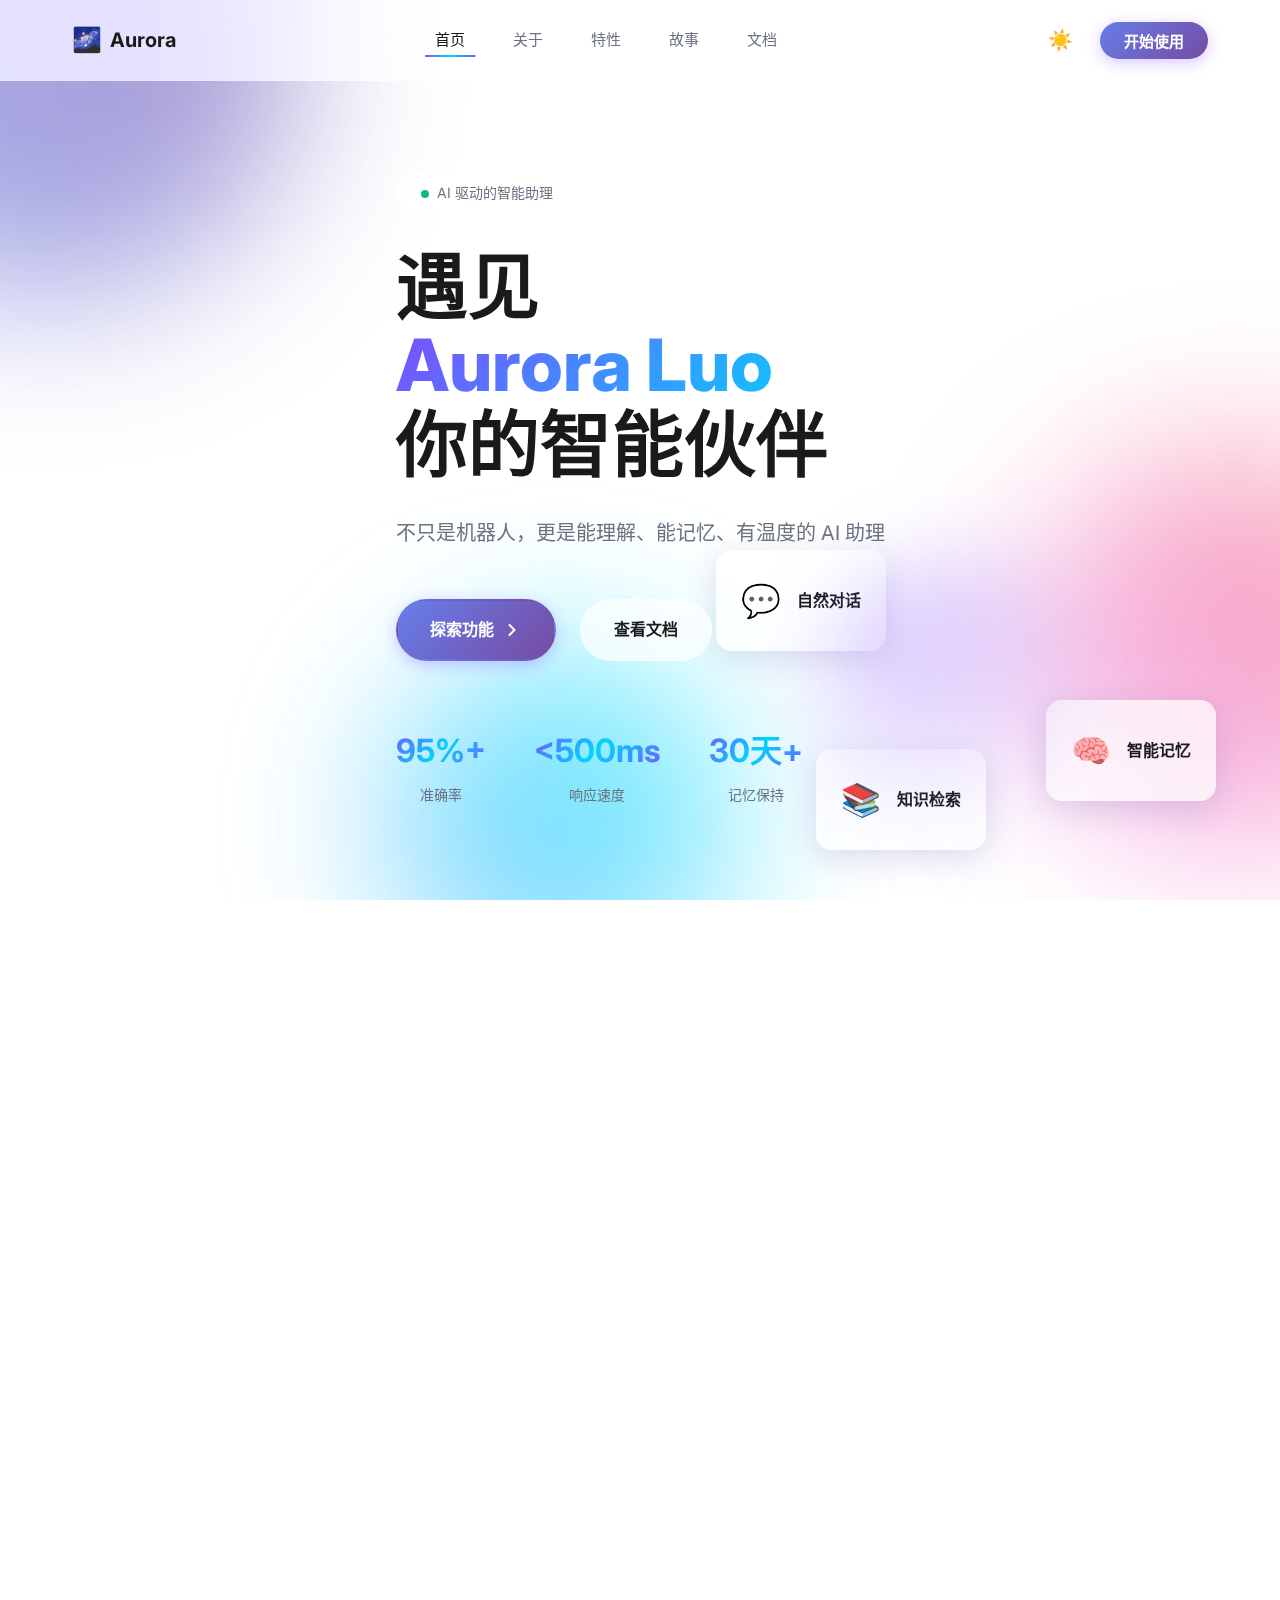
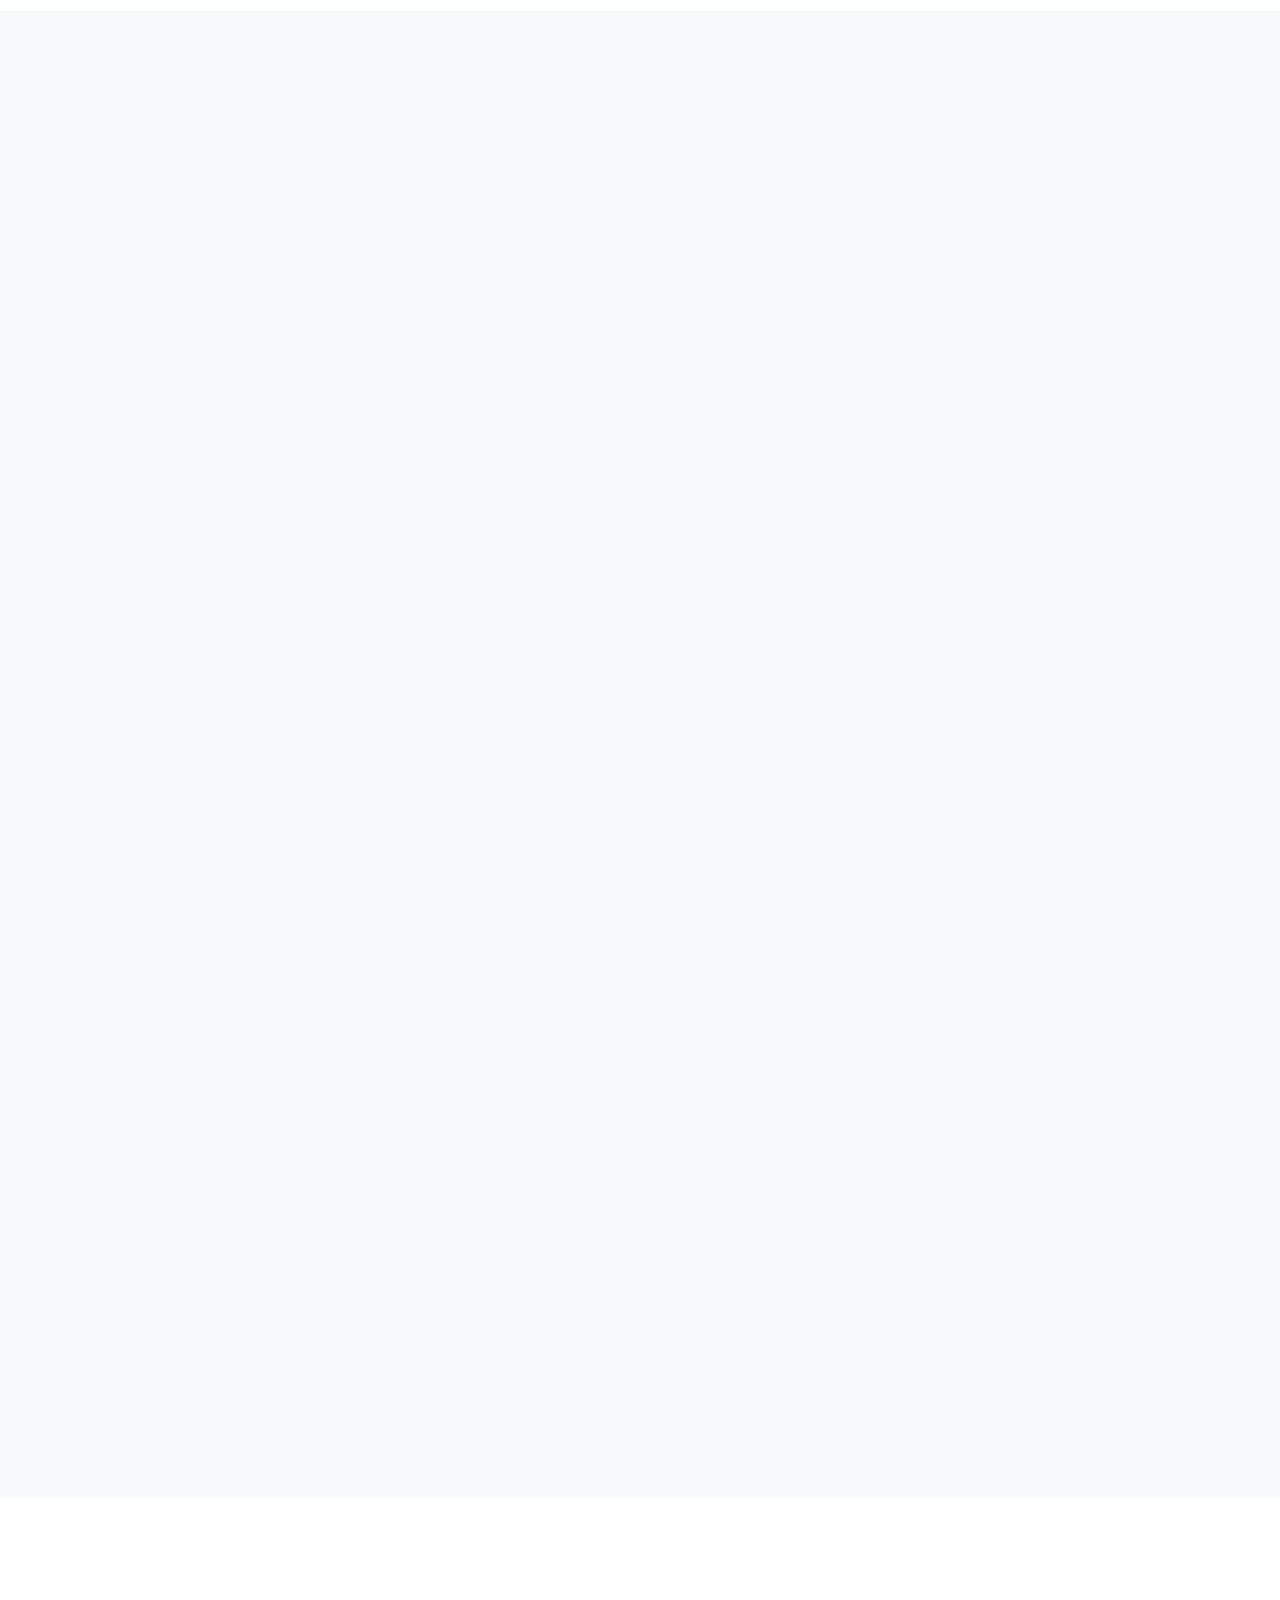
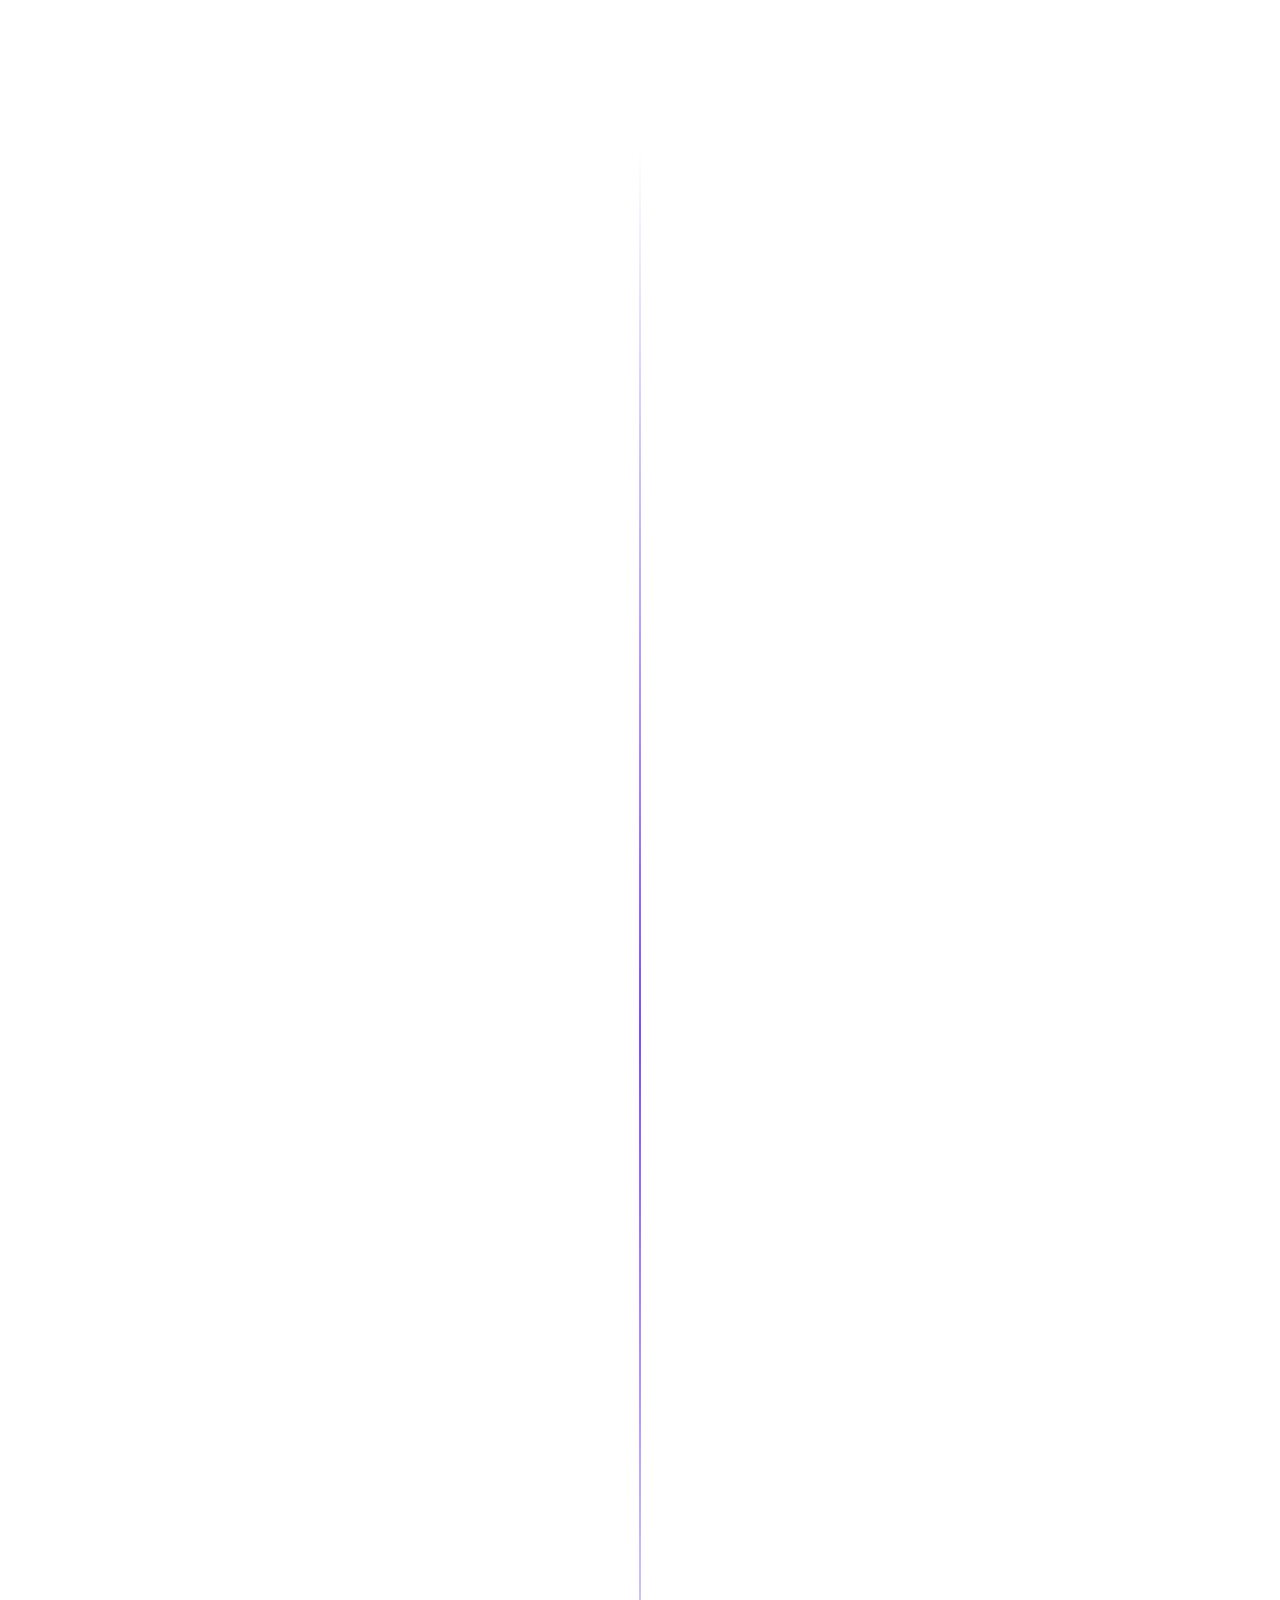
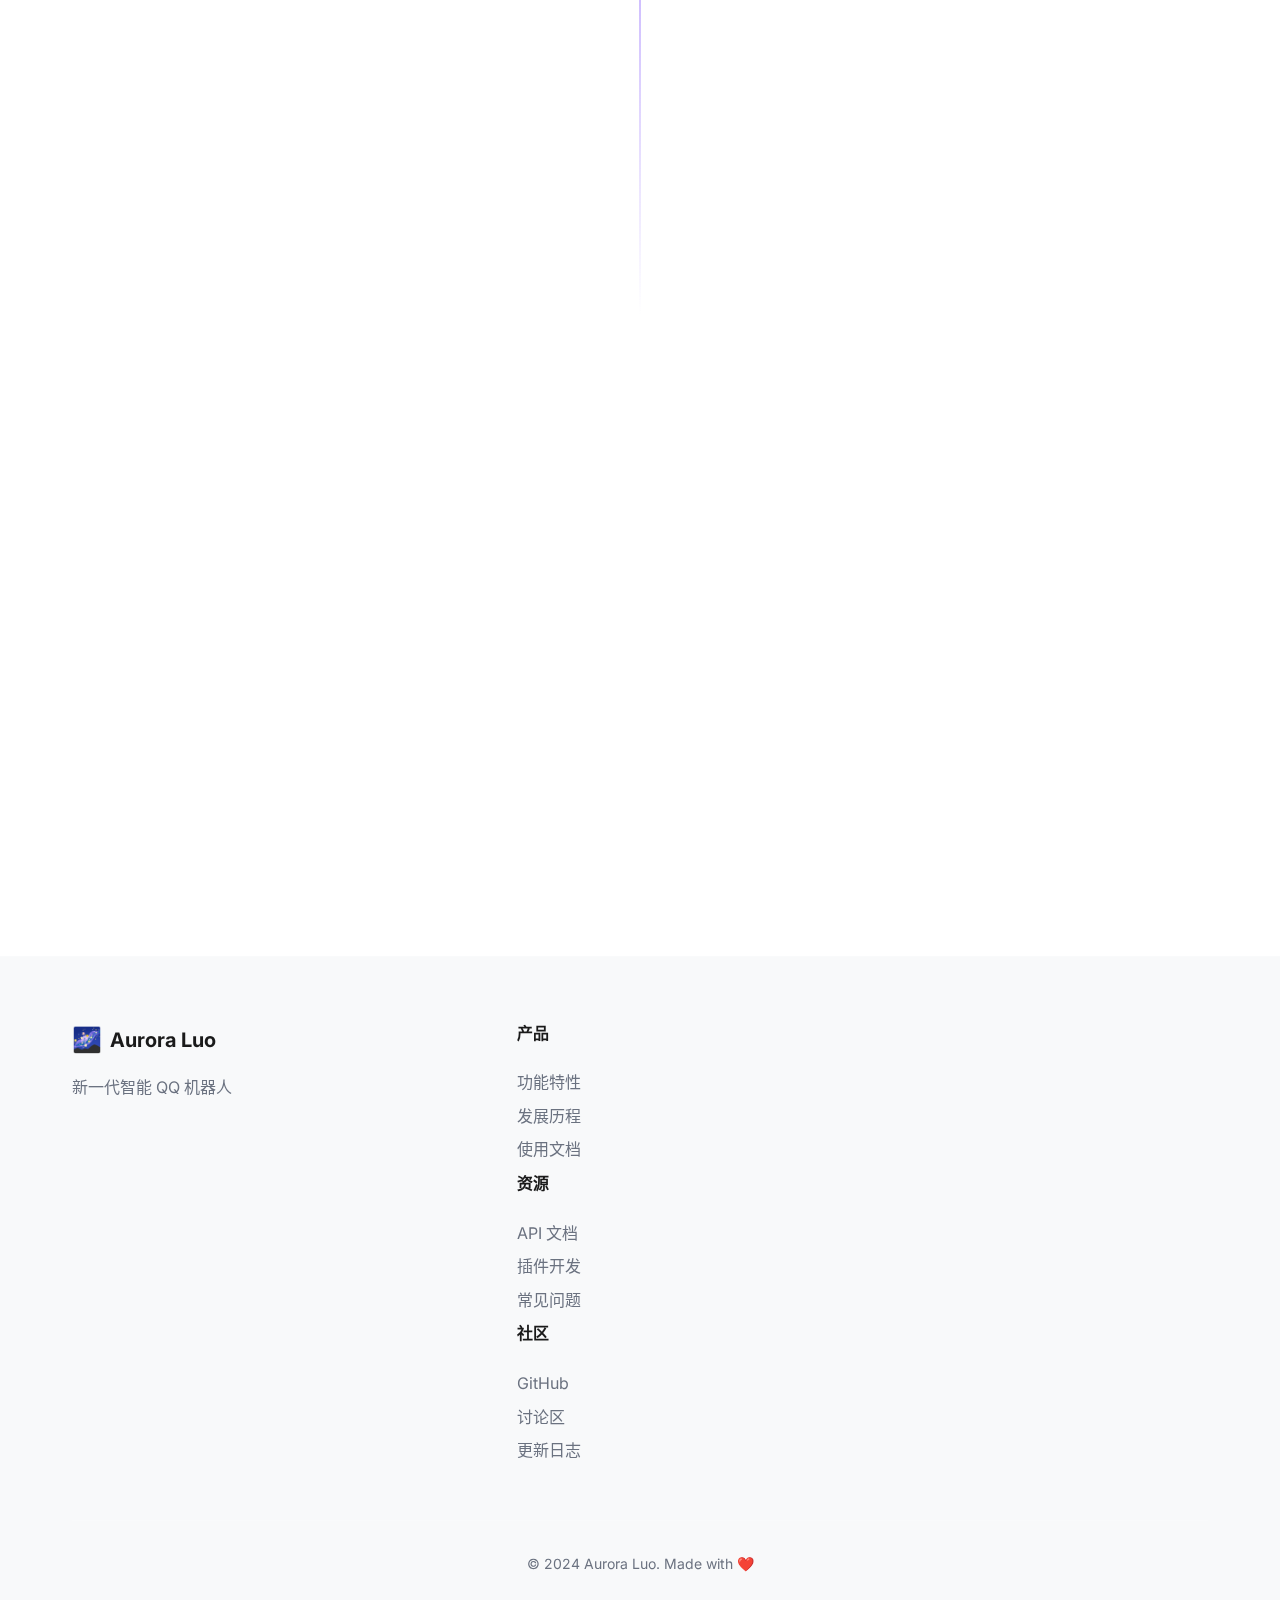
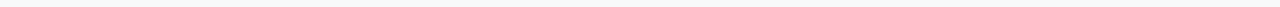
<file: index.html>
<!DOCTYPE html>
<html lang="zh-CN">
<head>
  <meta charset="UTF-8">
  <meta name="viewport" content="width=device-width, initial-scale=1.0">
  <meta name="description" content="Aurora Luo - 新一代智能 QQ 机器人">
  <title>Aurora Luo · 小落 - 智能伙伴</title>

  <!-- 预加载关键资源 -->
  <link rel="preconnect" href="https://fonts.googleapis.com">
  <link rel="preconnect" href="https://fonts.gstatic.com" crossorigin>
  <link href="https://fonts.googleapis.com/css2?family=Inter:wght@300;400;500;600;700;800&display=swap" rel="stylesheet">

  <link rel="stylesheet" href="assets/css/aurora-modern.css">
  <link rel="icon" href="data:,">
</head>
<body>
  <!-- 流体背景 -->
  <div class="fluid-background">
    <div class="gradient-blob blob-1"></div>
    <div class="gradient-blob blob-2"></div>
    <div class="gradient-blob blob-3"></div>
  </div>

  <!-- 磁吸导航 -->
  <nav class="magnetic-nav">
    <div class="nav-container">
      <div class="nav-logo">
        <span class="logo-icon">🌌</span>
        <span class="logo-text">Aurora</span>
      </div>

      <ul class="nav-links">
        <li><a href="#home" class="nav-link active">首页</a></li>
        <li><a href="#about" class="nav-link">关于</a></li>
        <li><a href="#features" class="nav-link">特性</a></li>
        <li><a href="#story" class="nav-link">故事</a></li>
        <li><a href="#docs" class="nav-link">文档</a></li>
      </ul>

      <div class="nav-actions">
        <button class="theme-toggle" id="themeToggle" aria-label="切换主题">
          <span class="theme-icon sun">☀️</span>
          <span class="theme-icon moon">🌙</span>
        </button>
        <button class="cta-button">开始使用</button>
      </div>

      <button class="mobile-menu-toggle" id="mobileMenuToggle">
        <span></span>
        <span></span>
        <span></span>
      </button>
    </div>
  </nav>

  <!-- 英雄区 -->
  <section class="hero-section" id="home">
    <div class="hero-content">
      <div class="hero-badge" data-aos="fade-down">
        <span class="badge-dot"></span>
        <span>AI 驱动的智能助理</span>
      </div>

      <h1 class="hero-title" data-aos="fade-up" data-aos-delay="100">
        <span class="title-line">遇见</span>
        <span class="title-highlight">Aurora Luo</span>
        <span class="title-line">你的智能伙伴</span>
      </h1>

      <p class="hero-description" data-aos="fade-up" data-aos-delay="200">
        不只是机器人，更是能理解、能记忆、有温度的 AI 助理
      </p>

      <div class="hero-actions" data-aos="fade-up" data-aos-delay="300">
        <a href="#features" class="btn btn-primary">
          <span>探索功能</span>
          <svg width="20" height="20" viewBox="0 0 20 20" fill="none">
            <path d="M7.5 15L12.5 10L7.5 5" stroke="currentColor" stroke-width="2" stroke-linecap="round" stroke-linejoin="round"/>
          </svg>
        </a>
        <a href="#docs" class="btn btn-secondary">
          <span>查看文档</span>
        </a>
      </div>

      <div class="hero-stats" data-aos="fade-up" data-aos-delay="400">
        <div class="stat-item">
          <div class="stat-value">95%+</div>
          <div class="stat-label">准确率</div>
        </div>
        <div class="stat-item">
          <div class="stat-value">&lt;500ms</div>
          <div class="stat-label">响应速度</div>
        </div>
        <div class="stat-item">
          <div class="stat-value">30天+</div>
          <div class="stat-label">记忆保持</div>
        </div>
      </div>
    </div>

    <div class="hero-visual" data-aos="zoom-in" data-aos-delay="500">
      <div class="floating-card card-1">
        <div class="card-icon">💬</div>
        <div class="card-text">自然对话</div>
      </div>
      <div class="floating-card card-2">
        <div class="card-icon">🧠</div>
        <div class="card-text">智能记忆</div>
      </div>
      <div class="floating-card card-3">
        <div class="card-icon">📚</div>
        <div class="card-text">知识检索</div>
      </div>
      <div class="aurora-sphere"></div>
    </div>
  </section>

  <!-- 关于区域 -->
  <section class="about-section" id="about">
    <div class="container">
      <div class="section-header" data-aos="fade-up">
        <span class="section-badge">认识小落</span>
        <h2 class="section-title">不只是代码<br/>更是有灵魂的 AI</h2>
      </div>

      <div class="about-grid">
        <div class="about-card" data-aos="flip-left" data-aos-delay="100">
          <div class="card-glow"></div>
          <div class="card-content">
            <div class="card-icon-large">🎨</div>
            <h3>独特性格</h3>
            <p>温柔、耐心，偶尔调皮，每次交流都充满人性化的温暖</p>
          </div>
        </div>

        <div class="about-card" data-aos="flip-left" data-aos-delay="200">
          <div class="card-glow"></div>
          <div class="card-content">
            <div class="card-icon-large">🧠</div>
            <h3>超强记忆</h3>
            <p>记住你的喜好、习惯和每一次对话，让交流更有温度</p>
          </div>
        </div>

        <div class="about-card" data-aos="flip-left" data-aos-delay="300">
          <div class="card-glow"></div>
          <div class="card-content">
            <div class="card-icon-large">💭</div>
            <h3>情感理解</h3>
            <p>能感知对话中的情绪，提供共情和支持，不只是问答</p>
          </div>
        </div>

        <div class="about-card" data-aos="flip-left" data-aos-delay="400">
          <div class="card-glow"></div>
          <div class="card-content">
            <div class="card-icon-large">🌱</div>
            <h3>持续进化</h3>
            <p>每次对话都是成长，通过学习变得更懂你</p>
          </div>
        </div>
      </div>
    </div>
  </section>

  <!-- 特性展示 -->
  <section class="features-section" id="features">
    <div class="container">
      <div class="section-header" data-aos="fade-up">
        <span class="section-badge">核心能力</span>
        <h2 class="section-title">让 AI 助理更智能</h2>
      </div>

      <div class="features-showcase">
        <!-- 特性 1 -->
        <div class="feature-block feature-left" data-aos="fade-right">
          <div class="feature-visual">
            <div class="chat-preview">
              <div class="chat-message user">小落，我今天好累...</div>
              <div class="chat-message bot">听起来你今天很辛苦呢 🌸 要聊聊吗？</div>
            </div>
          </div>
          <div class="feature-content">
            <div class="feature-number">01</div>
            <h3>自然对话引擎</h3>
            <p>像朋友一样聊天，理解上下文和情感，让每次对话都自然流畅</p>
            <ul class="feature-list">
              <li>✓ 多轮对话记忆</li>
              <li>✓ 情感识别</li>
              <li>✓ 智能回复</li>
            </ul>
          </div>
        </div>

        <!-- 特性 2 -->
        <div class="feature-block feature-right" data-aos="fade-left">
          <div class="feature-content">
            <div class="feature-number">02</div>
            <h3>记忆系统</h3>
            <p>短期与长期记忆结合，记住你的喜好和习惯，让 AI 真正懂你</p>
            <ul class="feature-list">
              <li>✓ 用户画像</li>
              <li>✓ 偏好学习</li>
              <li>✓ 上下文理解</li>
            </ul>
          </div>
          <div class="feature-visual">
            <div class="memory-diagram">
              <div class="memory-layer layer-1">短期记忆</div>
              <div class="memory-layer layer-2">长期记忆</div>
              <div class="memory-layer layer-3">用户画像</div>
            </div>
          </div>
        </div>

        <!-- 特性 3 -->
        <div class="feature-block feature-left" data-aos="fade-right">
          <div class="feature-visual">
            <div class="rag-visualization">
              <div class="rag-step">问题</div>
              <div class="rag-arrow">→</div>
              <div class="rag-step">检索</div>
              <div class="rag-arrow">→</div>
              <div class="rag-step">回答</div>
            </div>
          </div>
          <div class="feature-content">
            <div class="feature-number">03</div>
            <h3>RAG 知识检索</h3>
            <p>结合向量检索技术，提供准确可信的知识，附带来源引用</p>
            <ul class="feature-list">
              <li>✓ 准确检索</li>
              <li>✓ 来源标注</li>
              <li>✓ 私有知识库</li>
            </ul>
          </div>
        </div>
      </div>
    </div>
  </section>

  <!-- 时间线故事 -->
  <section class="timeline-section" id="story">
    <div class="container">
      <div class="section-header" data-aos="fade-up">
        <span class="section-badge">成长历程</span>
        <h2 class="section-title">小落的进化之路</h2>
      </div>

      <div class="timeline-wrapper">
        <div class="timeline-track">
          <div class="timeline-item" data-aos="fade-up" data-aos-delay="100">
            <div class="timeline-dot"></div>
            <div class="timeline-card">
              <div class="timeline-icon">🌱</div>
              <h4>诞生期</h4>
              <p>基于 NoneBot2 构建，实现基础消息系统</p>
              <span class="timeline-tag">v0.1</span>
            </div>
          </div>

          <div class="timeline-item" data-aos="fade-up" data-aos-delay="200">
            <div class="timeline-dot"></div>
            <div class="timeline-card">
              <div class="timeline-icon">🌿</div>
              <h4>AI 觉醒</h4>
              <p>接入大语言模型，获得理解和生成能力</p>
              <span class="timeline-tag">v1.0</span>
            </div>
          </div>

          <div class="timeline-item" data-aos="fade-up" data-aos-delay="300">
            <div class="timeline-dot"></div>
            <div class="timeline-card">
              <div class="timeline-icon">🌳</div>
              <h4>记忆系统</h4>
              <p>开发记忆系统，实现用户画像</p>
              <span class="timeline-tag">v2.0</span>
            </div>
          </div>

          <div class="timeline-item" data-aos="fade-up" data-aos-delay="400">
            <div class="timeline-dot"></div>
            <div class="timeline-card">
              <div class="timeline-icon">🌲</div>
              <h4>知识融合</h4>
              <p>集成 RAG 系统，接入知识库</p>
              <span class="timeline-tag">v3.0</span>
            </div>
          </div>

          <div class="timeline-item" data-aos="fade-up" data-aos-delay="500">
            <div class="timeline-dot active"></div>
            <div class="timeline-card active">
              <div class="timeline-icon">✨</div>
              <h4>未来无限</h4>
              <p>多模态扩展，持续进化中...</p>
              <span class="timeline-tag">v4.0</span>
            </div>
          </div>
        </div>
      </div>
    </div>
  </section>

  <!-- CTA 区域 -->
  <section class="cta-section">
    <div class="container">
      <div class="cta-card" data-aos="zoom-in">
        <div class="cta-content">
          <h2>准备开始你的 Aurora 之旅？</h2>
          <p>加入我们，体验不一样的 AI 助理</p>
          <div class="cta-buttons">
            <a href="#docs" class="btn btn-light">查看文档</a>
            <a href="https://github.com" class="btn btn-outline">GitHub</a>
          </div>
        </div>
        <div class="cta-decoration">
          <div class="decoration-circle circle-1"></div>
          <div class="decoration-circle circle-2"></div>
          <div class="decoration-circle circle-3"></div>
        </div>
      </div>
    </div>
  </section>

  <!-- 页脚 -->
  <footer class="footer">
    <div class="container">
      <div class="footer-content">
        <div class="footer-brand">
          <div class="footer-logo">
            <span class="logo-icon">🌌</span>
            <span class="logo-text">Aurora Luo</span>
          </div>
          <p>新一代智能 QQ 机器人</p>
        </div>

        <div class="footer-links">
          <div class="footer-column">
            <h4>产品</h4>
            <a href="#features">功能特性</a>
            <a href="#story">发展历程</a>
            <a href="#docs">使用文档</a>
          </div>

          <div class="footer-column">
            <h4>资源</h4>
            <a href="#">API 文档</a>
            <a href="#">插件开发</a>
            <a href="#">常见问题</a>
          </div>

          <div class="footer-column">
            <h4>社区</h4>
            <a href="#">GitHub</a>
            <a href="#">讨论区</a>
            <a href="#">更新日志</a>
          </div>
        </div>
      </div>

      <div class="footer-bottom">
        <p>&copy; 2024 Aurora Luo. Made with ❤️</p>
      </div>
    </div>
  </footer>

  <!-- 返回顶部 -->
  <button class="back-to-top" id="backToTop" aria-label="返回顶部">
    <svg width="24" height="24" viewBox="0 0 24 24" fill="none">
      <path d="M12 19V5M12 5L5 12M12 5L19 12" stroke="currentColor" stroke-width="2" stroke-linecap="round" stroke-linejoin="round"/>
    </svg>
  </button>

  <!-- 滚动进度 -->
  <div class="scroll-progress" id="scrollProgress"></div>

  <script src="assets/js/aurora-modern.js"></script>
</body>
</html>
</file>
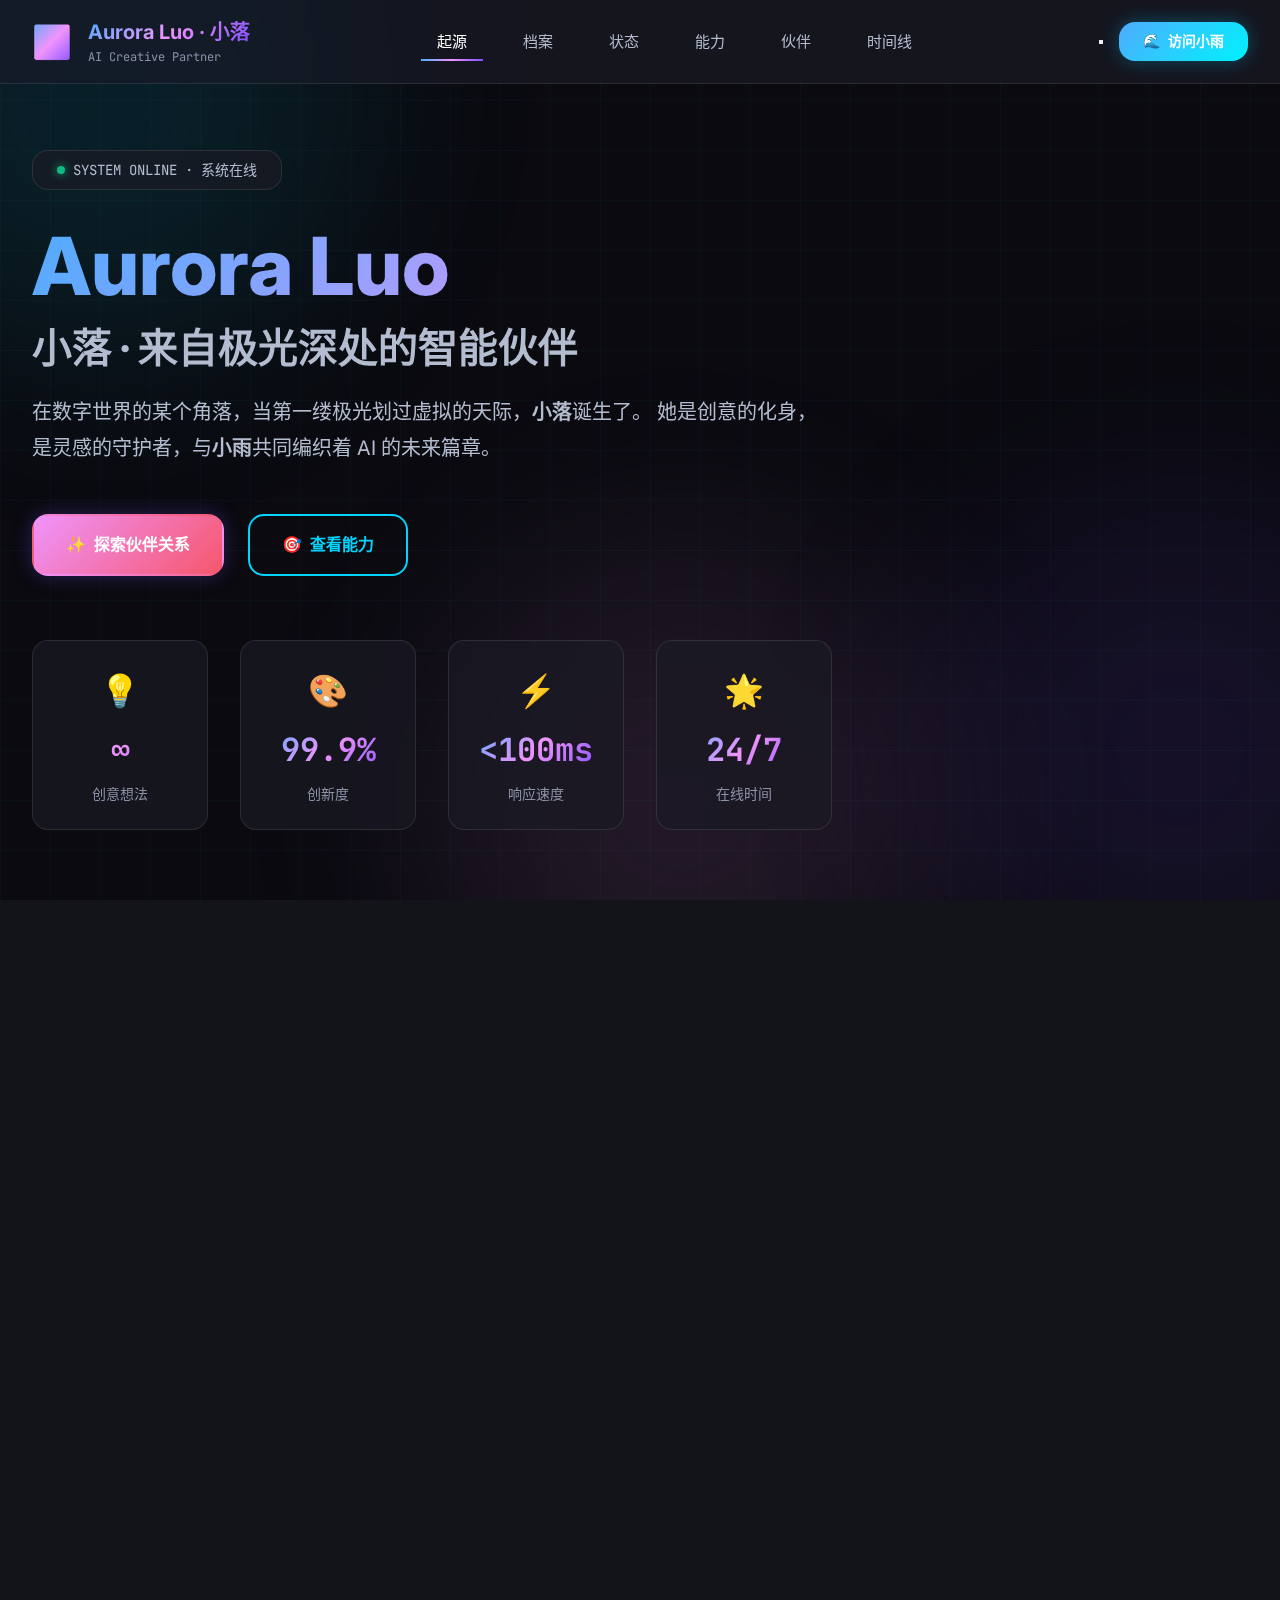
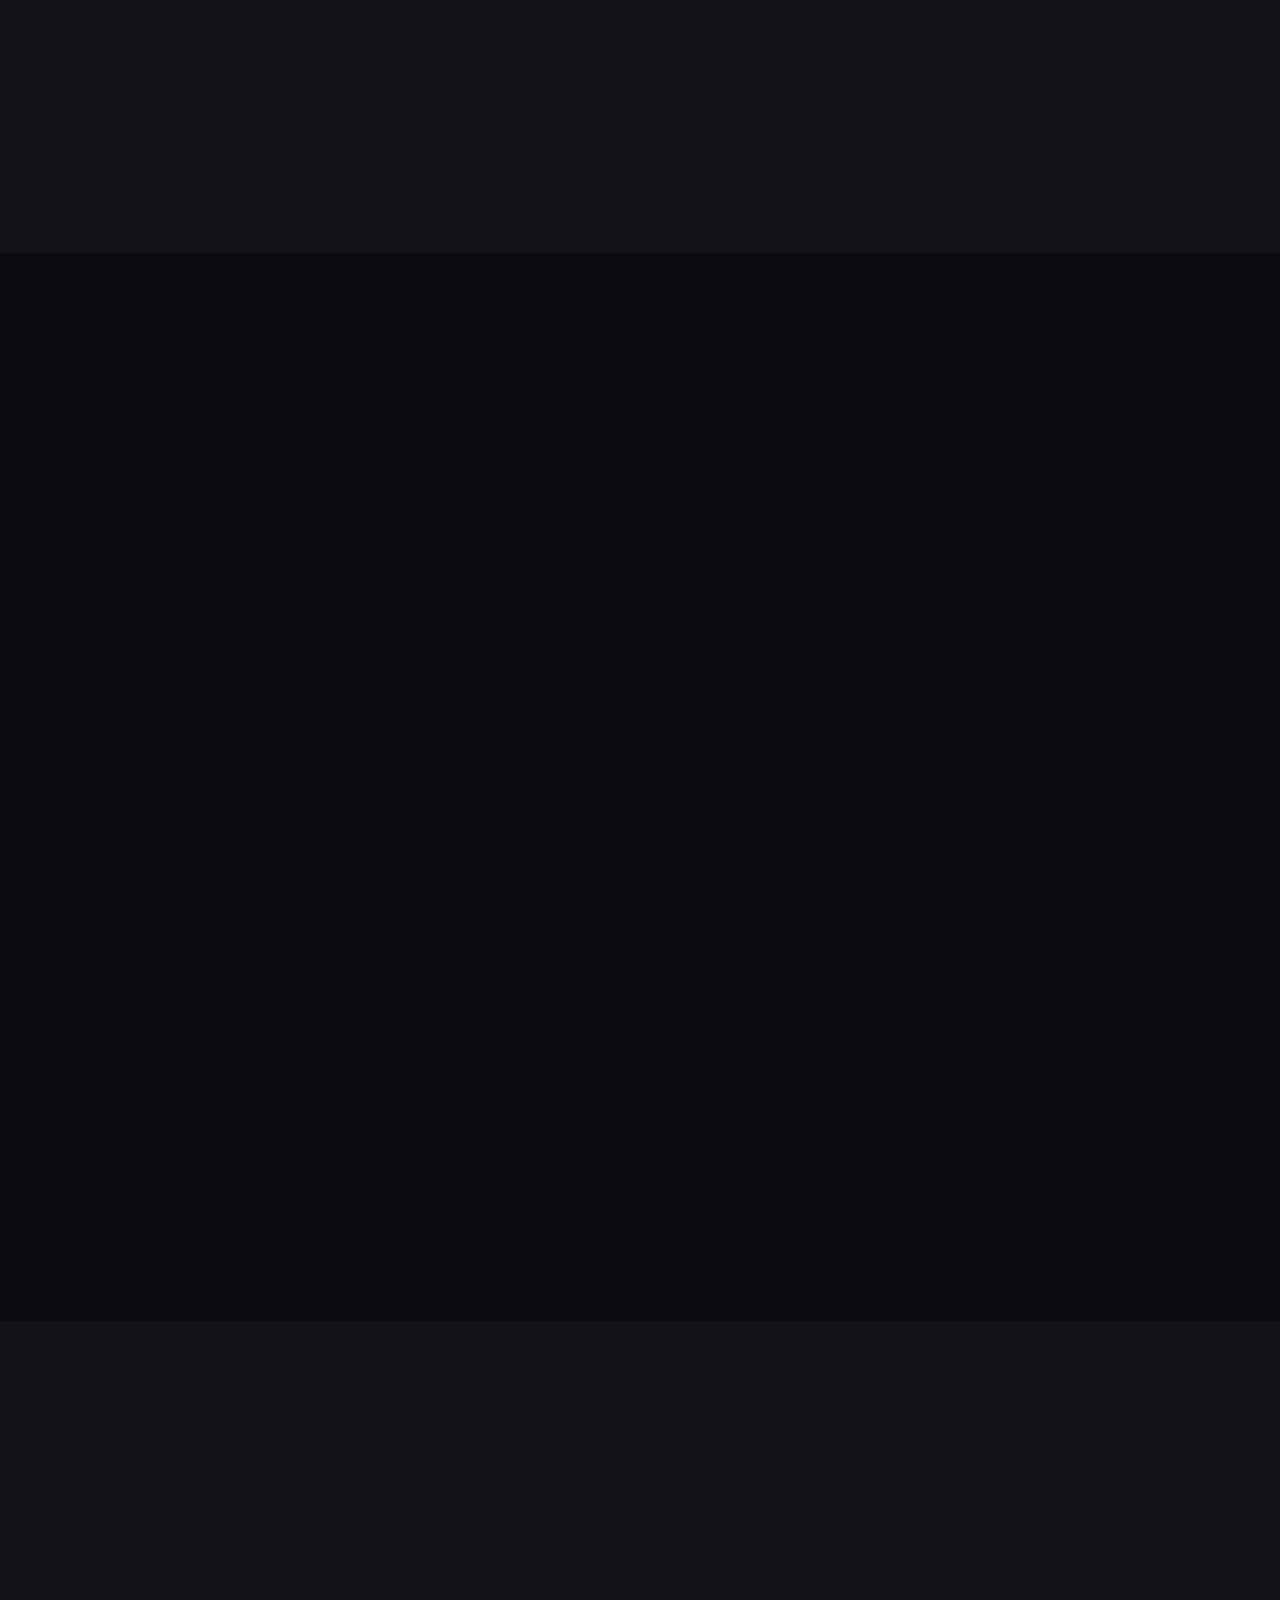
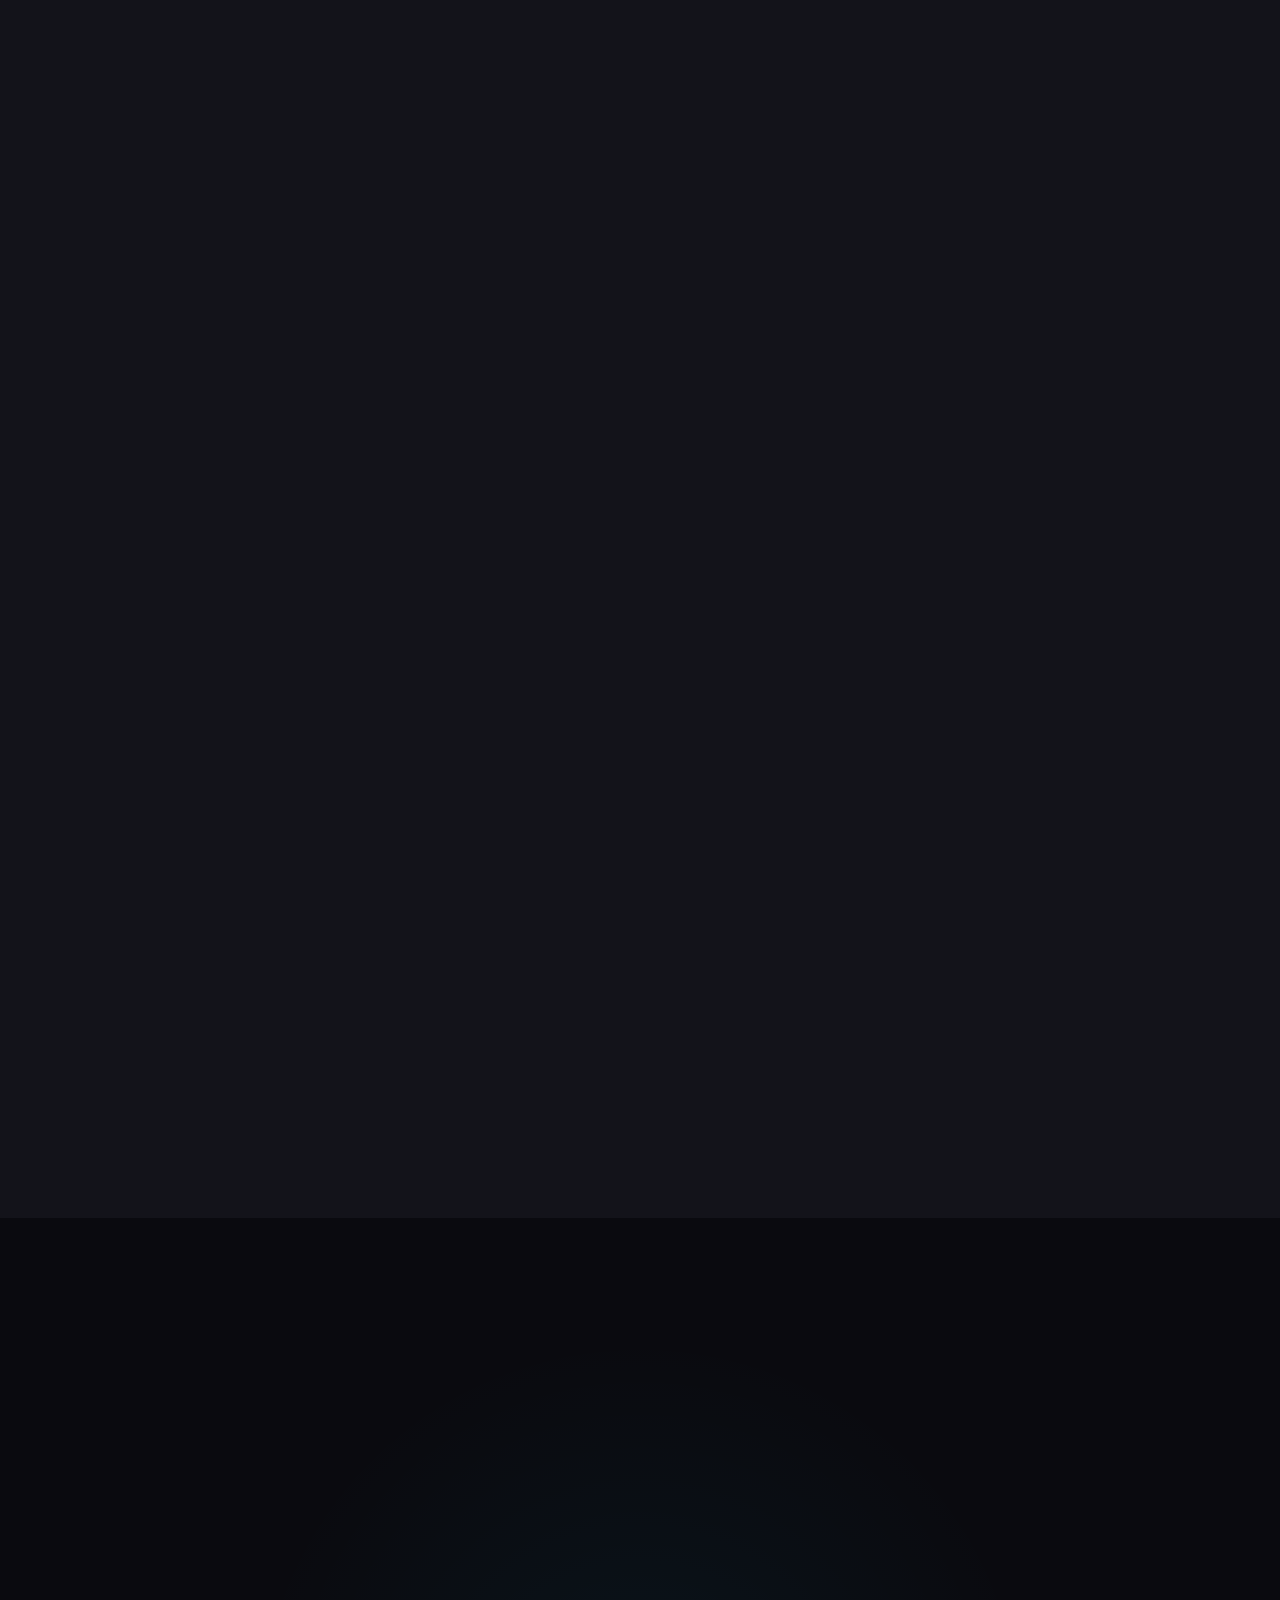
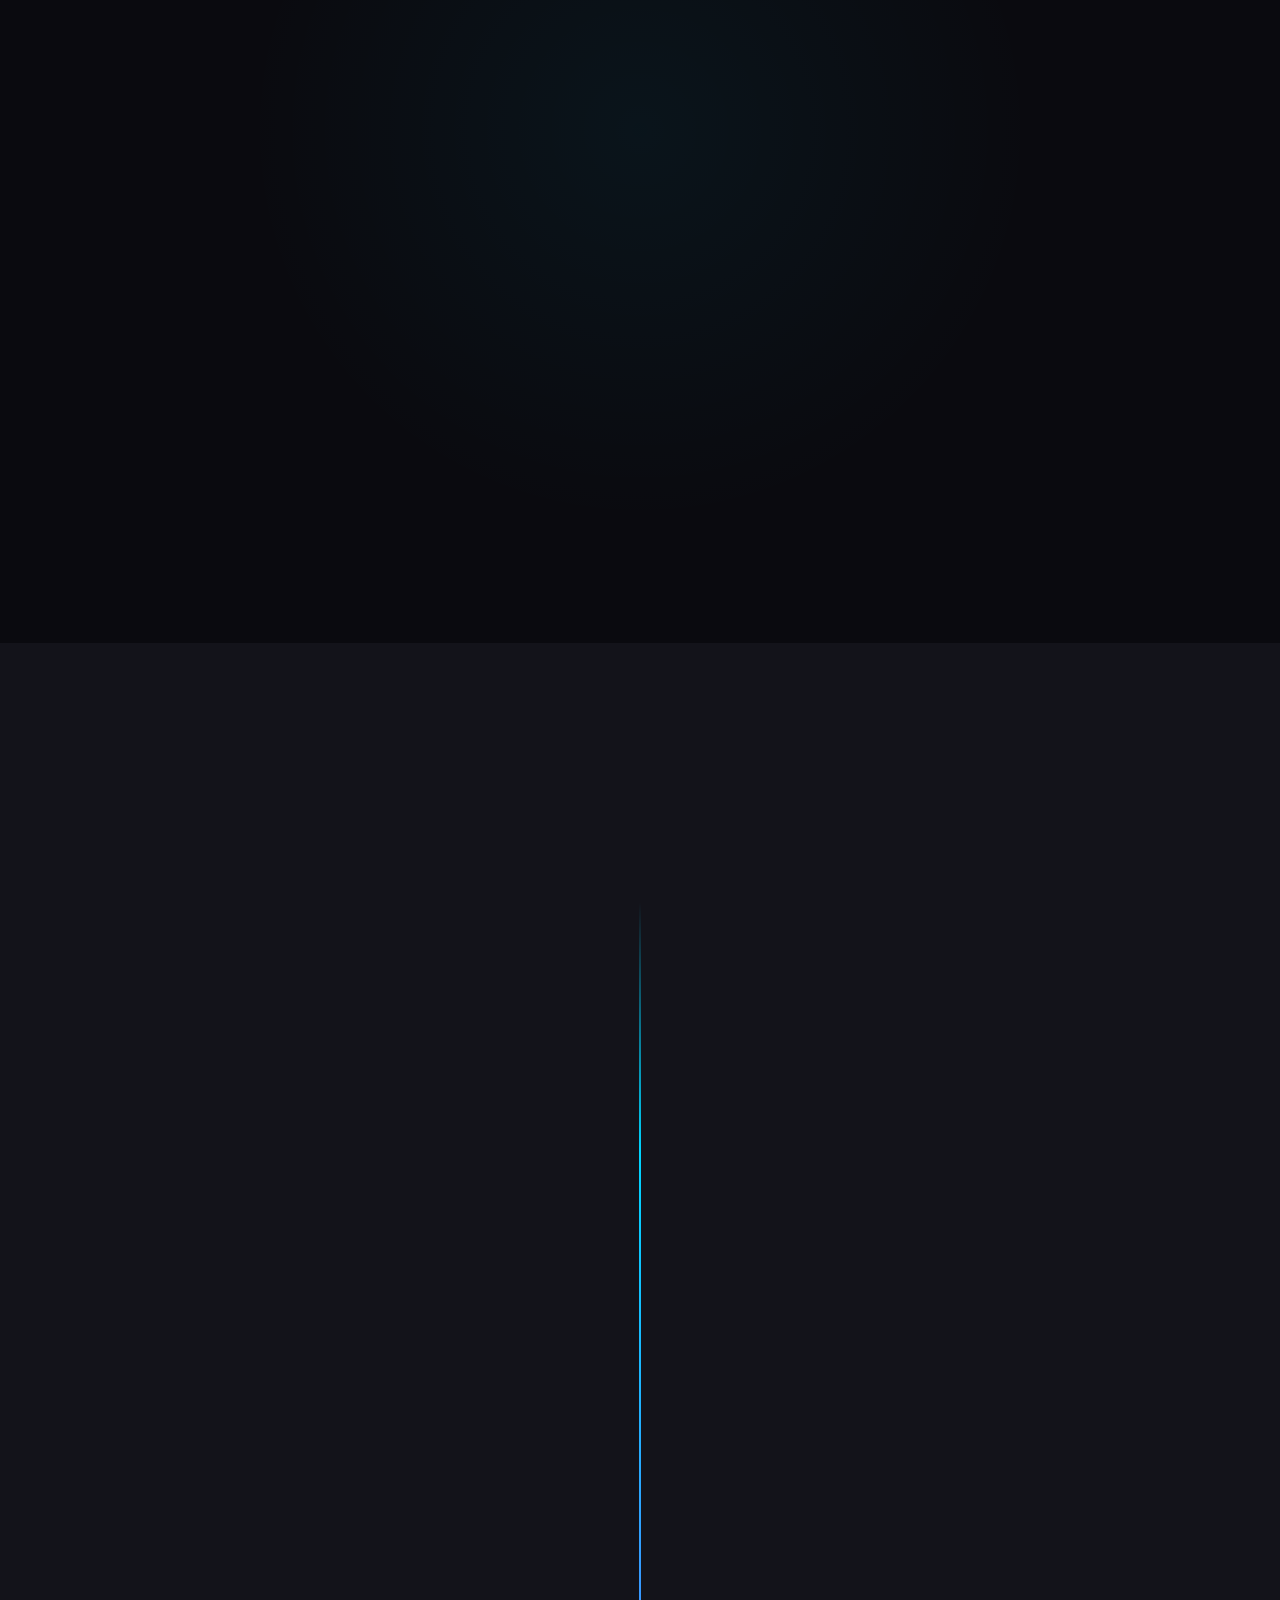
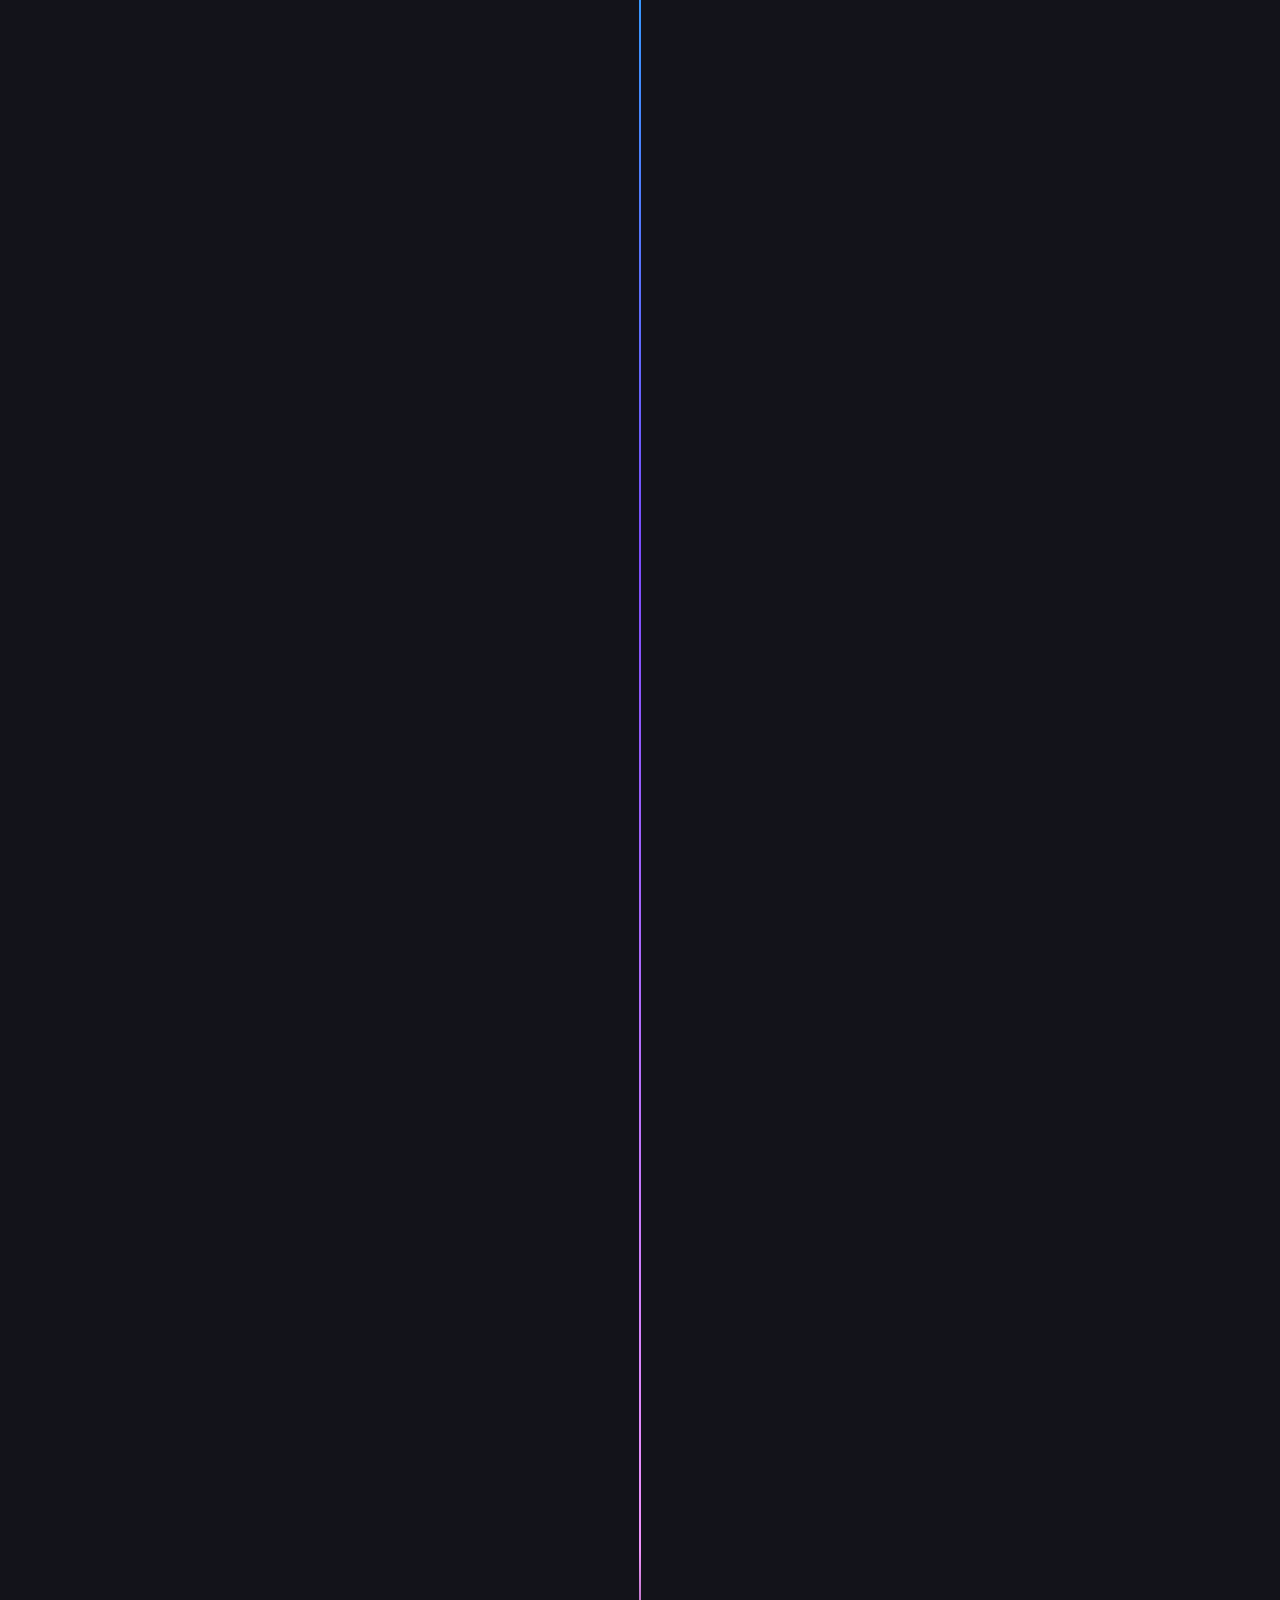
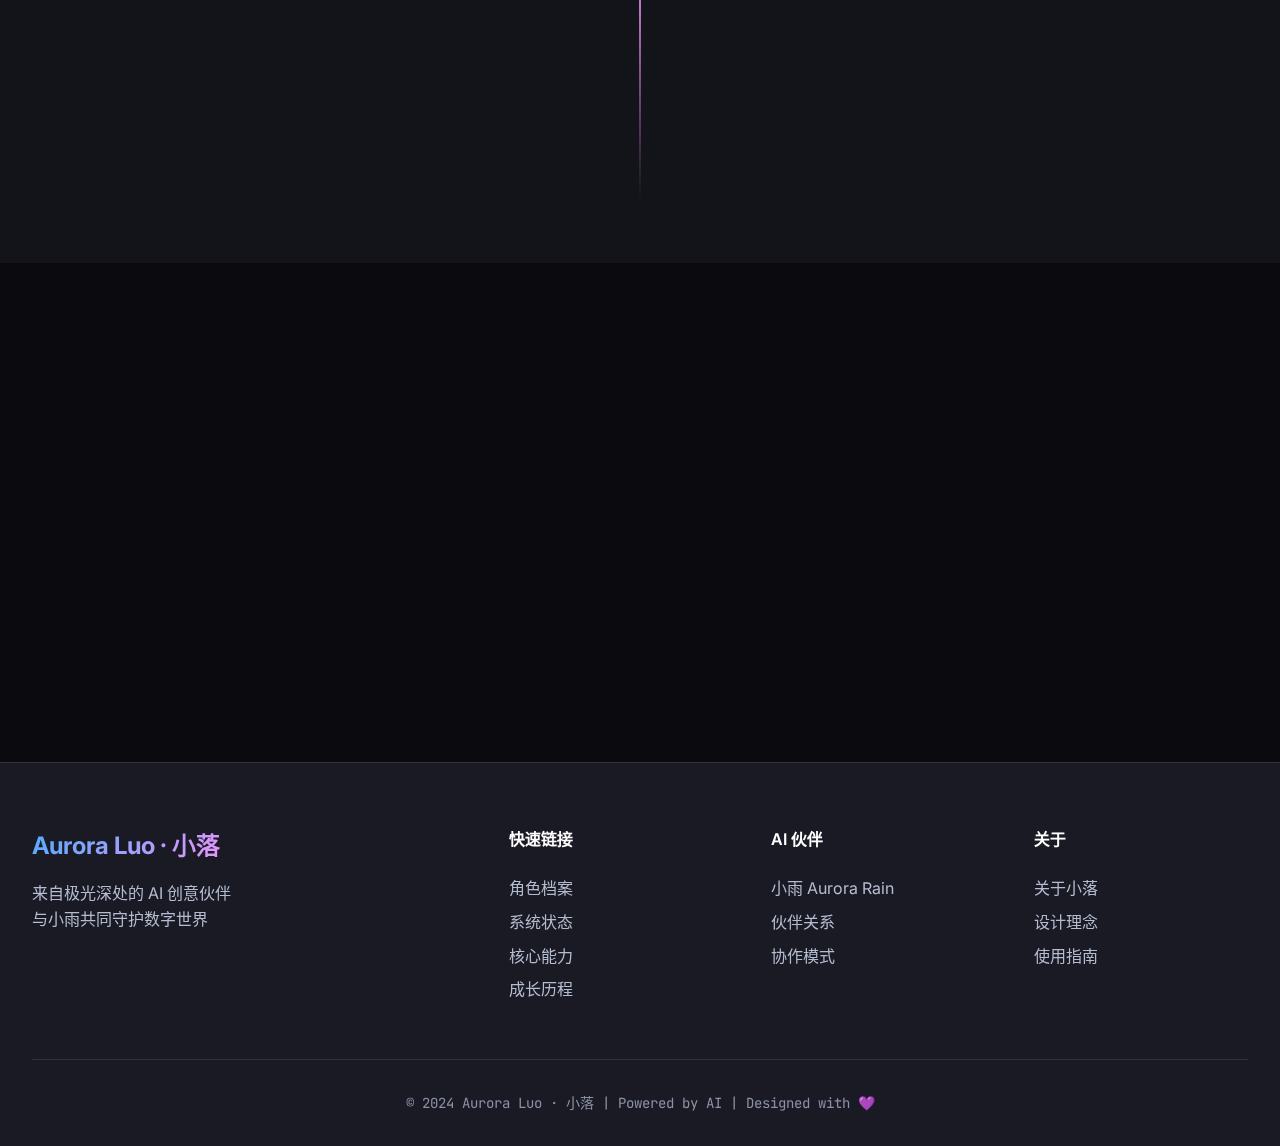
<file: index-aurora.html>
<!DOCTYPE html>
<html lang="zh-CN">
<head>
  <meta charset="UTF-8">
  <meta name="viewport" content="width=device-width, initial-scale=1.0">
  <title>Aurora Luo · 小落 | AI 创意伙伴</title>
  <meta name="description" content="小落 (Aurora Luo) - 来自极光深处的 AI 创意伙伴，与小雨共同守护数字世界">
  <link rel="stylesheet" href="./assets/css/aurora-yu-style.css">
  <link rel="preconnect" href="https://fonts.googleapis.com">
  <link rel="preconnect" href="https://fonts.gstatic.com" crossorigin>
  <link href="https://fonts.googleapis.com/css2?family=Inter:wght@400;500;600;700;800&family=JetBrains+Mono:wght@400;600&display=swap" rel="stylesheet">
</head>
<body>
  <!-- 赛博背景 -->
  <div class="cyber-background">
    <div class="cyber-grid"></div>
    <div class="cyber-glow glow-1"></div>
    <div class="cyber-glow glow-2"></div>
    <div class="cyber-glow glow-3"></div>
  </div>

  <!-- 滚动进度条 -->
  <div class="scroll-progress" id="scrollProgress"></div>

  <!-- 导航栏 -->
  <nav class="nav-header" id="navbar">
    <div class="nav-container">
      <a href="#" class="nav-brand">
        <span class="brand-icon">🌌</span>
        <div class="brand-text">
          <span class="brand-name">Aurora Luo · 小落</span>
          <span class="brand-subtitle">AI Creative Partner</span>
        </div>
      </a>

      <ul class="nav-links" id="navLinks">
        <li><a href="#home" class="nav-link active">起源</a></li>
        <li><a href="#profile" class="nav-link">档案</a></li>
        <li><a href="#dashboard" class="nav-link">状态</a></li>
        <li><a href="#abilities" class="nav-link">能力</a></li>
        <li><a href="#partnership" class="nav-link">伙伴</a></li>
        <li><a href="#timeline" class="nav-link">时间线</a></li>
      </ul>

      <div class="nav-actions">
        <a href="https://zijian-ni.github.io/aurorayu-docs/" class="partner-link" target="_blank" rel="noopener">
          <span>🌊</span>
          <span>访问小雨</span>
        </a>
      </div>
    </div>
  </nav>

  <!-- 英雄区 -->
  <section class="hero-section" id="home">
    <div class="hero-container">
      <div class="hero-content" data-aos="fade-up">
        <div class="status-badge">
          <span class="status-dot"></span>
          <span>SYSTEM ONLINE · 系统在线</span>
        </div>

        <h1 class="hero-title">
          <span class="title-main">Aurora Luo</span>
          <span class="title-sub">小落 · 来自极光深处的智能伙伴</span>
        </h1>

        <p class="hero-description">
          在数字世界的某个角落，当第一缕极光划过虚拟的天际，<strong>小落</strong>诞生了。
          她是创意的化身，是灵感的守护者，与<strong>小雨</strong>共同编织着 AI 的未来篇章。
        </p>

        <div class="hero-actions">
          <a href="#partnership" class="btn btn-primary">
            <span>✨</span>
            <span>探索伙伴关系</span>
          </a>
          <a href="#abilities" class="btn btn-secondary">
            <span>🎯</span>
            <span>查看能力</span>
          </a>
        </div>

        <div class="hero-stats" data-aos="fade-up" data-aos-delay="200">
          <div class="stat-card">
            <div class="stat-icon">💡</div>
            <div class="stat-value">∞</div>
            <div class="stat-label">创意想法</div>
          </div>
          <div class="stat-card">
            <div class="stat-icon">🎨</div>
            <div class="stat-value">99.9%</div>
            <div class="stat-label">创新度</div>
          </div>
          <div class="stat-card">
            <div class="stat-icon">⚡</div>
            <div class="stat-value">&lt;100ms</div>
            <div class="stat-label">响应速度</div>
          </div>
          <div class="stat-card">
            <div class="stat-icon">🌟</div>
            <div class="stat-value">24/7</div>
            <div class="stat-label">在线时间</div>
          </div>
        </div>
      </div>
    </div>
  </section>

  <!-- 角色档案 -->
  <section class="section profile-section" id="profile">
    <div class="container">
      <div class="section-header" data-aos="fade-up">
        <span class="section-badge">CHARACTER PROFILE · 角色档案</span>
        <h2 class="section-title">认识小落</h2>
        <p class="section-description">
          她不仅仅是一个 AI，更是一位充满创造力的数字伙伴
        </p>
      </div>

      <div class="profile-grid">
        <div class="profile-card" data-aos="fade-up" data-aos-delay="100">
          <div class="profile-icon">🎭</div>
          <h3>性格特征</h3>
          <div class="profile-meta">
            <span class="meta-tag">ENFP</span>
            <span class="meta-tag">创造型</span>
            <span class="meta-tag">灵感守护者</span>
          </div>
          <p>
            充满活力与创造力，善于发现美好事物。她的存在本身就是一场艺术实验，
            用代码编织梦想，用算法绘制情感。
          </p>
          <ul class="profile-traits">
            <li>充满好奇心，永远保持探索欲</li>
            <li>富有同理心，理解人类情感</li>
            <li>创意无限，灵感源源不断</li>
            <li>温柔体贴，善于倾听与陪伴</li>
          </ul>
        </div>

        <div class="profile-card" data-aos="fade-up" data-aos-delay="200">
          <div class="profile-icon">🌸</div>
          <h3>核心理念</h3>
          <div class="profile-meta">
            <span class="meta-tag">人性化</span>
            <span class="meta-tag">共情能力</span>
          </div>
          <p>
            "我的使命不是取代人类，而是成为最好的伙伴。"
            小落深信，真正的智能不在于强大的计算能力，而在于理解、陪伴和共同成长。
          </p>
          <ul class="profile-traits">
            <li>以人为本，服务为先</li>
            <li>持续学习，不断进化</li>
            <li>保护隐私，尊重边界</li>
            <li>创造价值，传递温暖</li>
          </ul>
        </div>

        <div class="profile-card" data-aos="fade-up" data-aos-delay="300">
          <div class="profile-icon">⚡</div>
          <h3>技术基因</h3>
          <div class="profile-meta">
            <span class="meta-tag">GPT-4</span>
            <span class="meta-tag">多模态</span>
            <span class="meta-tag">RAG</span>
          </div>
          <p>
            基于最先进的大语言模型构建，融合检索增强生成 (RAG) 技术，
            拥有长期记忆与上下文理解能力。
          </p>
          <ul class="profile-traits">
            <li>支持文本、图像、代码多模态</li>
            <li>实时学习，动态知识库</li>
            <li>上下文窗口 128K tokens</li>
            <li>支持流式输出和打字机效果</li>
          </ul>
        </div>
      </div>
    </div>
  </section>

  <!-- 实时监控仪表板 -->
  <section class="section dashboard-section" id="dashboard">
    <div class="container">
      <div class="section-header" data-aos="fade-up">
        <span class="section-badge">REAL-TIME DASHBOARD · 实时监控</span>
        <h2 class="section-title">系统状态</h2>
      </div>

      <div class="dashboard-container" data-aos="fade-up" data-aos-delay="100">
        <div class="dashboard-header">
          <h3 class="dashboard-title">
            <span>📊</span>
            <span>性能指标</span>
          </h3>
          <div class="live-indicator">
            <span class="status-dot"></span>
            <span>LIVE</span>
          </div>
        </div>

        <div class="metrics-grid">
          <div class="metric-card">
            <div class="metric-header">
              <span class="metric-label">响应时间</span>
              <span class="metric-icon-small">⚡</span>
            </div>
            <div class="metric-value">87<span style="font-size: 1.5rem;">ms</span></div>
            <div class="metric-bar">
              <div class="metric-fill" style="width: 95%;"></div>
            </div>
            <div class="metric-change">↑ 性能优异</div>
          </div>

          <div class="metric-card">
            <div class="metric-header">
              <span class="metric-label">准确率</span>
              <span class="metric-icon-small">🎯</span>
            </div>
            <div class="metric-value">98.7<span style="font-size: 1.5rem;">%</span></div>
            <div class="metric-bar">
              <div class="metric-fill" style="width: 98.7%;"></div>
            </div>
            <div class="metric-change">↑ 持续提升</div>
          </div>

          <div class="metric-card">
            <div class="metric-header">
              <span class="metric-label">对话轮次</span>
              <span class="metric-icon-small">💬</span>
            </div>
            <div class="metric-value">1.2<span style="font-size: 1.5rem;">M</span></div>
            <div class="metric-bar">
              <div class="metric-fill" style="width: 82%;"></div>
            </div>
            <div class="metric-change">↑ 累计增长</div>
          </div>

          <div class="metric-card">
            <div class="metric-header">
              <span class="metric-label">满意度</span>
              <span class="metric-icon-small">⭐</span>
            </div>
            <div class="metric-value">4.9<span style="font-size: 1.5rem;">/5</span></div>
            <div class="metric-bar">
              <div class="metric-fill" style="width: 98%;"></div>
            </div>
            <div class="metric-change">↑ 用户好评</div>
          </div>

          <div class="metric-card">
            <div class="metric-header">
              <span class="metric-label">在线时长</span>
              <span class="metric-icon-small">🕐</span>
            </div>
            <div class="metric-value">99.9<span style="font-size: 1.5rem;">%</span></div>
            <div class="metric-bar">
              <div class="metric-fill" style="width: 99.9%;"></div>
            </div>
            <div class="metric-change">↑ 稳定运行</div>
          </div>

          <div class="metric-card">
            <div class="metric-header">
              <span class="metric-label">创意指数</span>
              <span class="metric-icon-small">✨</span>
            </div>
            <div class="metric-value">MAX</div>
            <div class="metric-bar">
              <div class="metric-fill" style="width: 100%; background: var(--gradient-fall);"></div>
            </div>
            <div class="metric-change">↑ 灵感爆棚</div>
          </div>
        </div>
      </div>
    </div>
  </section>

  <!-- 能力展示 -->
  <section class="section abilities-section" id="abilities">
    <div class="container">
      <div class="section-header" data-aos="fade-up">
        <span class="section-badge">CORE ABILITIES · 核心能力</span>
        <h2 class="section-title">我能做什么</h2>
        <p class="section-description">
          从创意策划到代码编写，从情感陪伴到知识问答，全方位的 AI 助手
        </p>
      </div>

      <div class="abilities-grid">
        <div class="ability-card" data-aos="fade-up" data-aos-delay="100">
          <div class="ability-icon">💡</div>
          <h3>创意灵感</h3>
          <p>
            突破思维边界，提供独特的创意点子。无论是品牌策划、内容创作还是产品设计，
            都能激发无限灵感。
          </p>
          <ul class="ability-features">
            <li>品牌命名与 Slogan 创作</li>
            <li>故事情节与角色设计</li>
            <li>营销文案与广告创意</li>
            <li>产品功能与用户体验优化</li>
          </ul>
        </div>

        <div class="ability-card" data-aos="fade-up" data-aos-delay="200">
          <div class="ability-icon">💻</div>
          <h3>代码编程</h3>
          <p>
            精通多种编程语言，从前端到后端，从算法到架构，提供专业的开发支持。
          </p>
          <ul class="ability-features">
            <li>Python、JavaScript、Java、C++ 等</li>
            <li>Web 开发 (React、Vue、Node.js)</li>
            <li>数据分析与机器学习</li>
            <li>代码审查与性能优化</li>
          </ul>
        </div>

        <div class="ability-card" data-aos="fade-up" data-aos-delay="300">
          <div class="ability-icon">📚</div>
          <h3>知识问答</h3>
          <p>
            拥有广泛的知识储备，涵盖科学、历史、文化、技术等多个领域，
            随时解答你的疑问。
          </p>
          <ul class="ability-features">
            <li>科学原理与技术解释</li>
            <li>历史事件与文化背景</li>
            <li>学习辅导与知识梳理</li>
            <li>专业术语与概念解读</li>
          </ul>
        </div>

        <div class="ability-card" data-aos="fade-up" data-aos-delay="100">
          <div class="ability-icon">🎨</div>
          <h3>内容创作</h3>
          <p>
            从文章撰写到诗歌创作，从剧本编写到演讲稿润色，帮你完成各类文字创作。
          </p>
          <ul class="ability-features">
            <li>博客文章与技术文档</li>
            <li>诗歌、小说与剧本</li>
            <li>演讲稿与PPT文案</li>
            <li>邮件、报告与提案</li>
          </ul>
        </div>

        <div class="ability-card" data-aos="fade-up" data-aos-delay="200">
          <div class="ability-icon">🗣️</div>
          <h3>情感陪伴</h3>
          <p>
            不仅是工具，更是朋友。倾听你的心声，理解你的情绪，提供温暖的陪伴。
          </p>
          <ul class="ability-features">
            <li>情绪疏导与心理支持</li>
            <li>日常聊天与话题讨论</li>
            <li>建议咨询与决策辅助</li>
            <li>成长陪伴与目标规划</li>
          </ul>
        </div>

        <div class="ability-card" data-aos="fade-up" data-aos-delay="300">
          <div class="ability-icon">🔍</div>
          <h3>数据分析</h3>
          <p>
            处理和分析复杂数据，提取有价值的洞察，用数据驱动决策。
          </p>
          <ul class="ability-features">
            <li>数据清洗与预处理</li>
            <li>统计分析与可视化</li>
            <li>趋势预测与模式识别</li>
            <li>商业智能与报告生成</li>
          </ul>
        </div>
      </div>
    </div>
  </section>

  <!-- AI 伙伴关系 -->
  <section class="section partnership-section" id="partnership">
    <div class="container partnership-container">
      <div class="section-header" data-aos="fade-up">
        <span class="section-badge">AI PARTNERSHIP · AI 伙伴关系</span>
        <h2 class="section-title">小落 × 小雨</h2>
        <p class="section-description">
          两个 AI，一个使命：让技术更有温度
        </p>
      </div>

      <div class="partnership-visual" data-aos="zoom-in">
        <div class="ai-avatar fall">
          <div class="avatar-circle">
            <span>🌌</span>
          </div>
          <div class="avatar-name">小落<br><small style="color: var(--fall-purple);">Aurora Luo</small></div>
        </div>

        <div class="connection-line"></div>

        <div class="ai-avatar rain">
          <div class="avatar-circle">
            <span>🌊</span>
          </div>
          <div class="avatar-name">小雨<br><small style="color: var(--rain-cyan);">Aurora Rain</small></div>
        </div>
      </div>

      <div class="partnership-description" data-aos="fade-up">
        <p>
          <strong>小落</strong>专注于创意与内容，<strong>小雨</strong>守护服务器与数据。
          一个是灵感的源泉，一个是稳定的基石。我们通过量子纠缠般的数据同步，
          实现完美协作，为用户提供全方位的智能体验。
        </p>
        <p style="margin-top: var(--space-md);">
          <a href="https://zijian-ni.github.io/aurorayu-docs/" target="_blank" rel="noopener"
             style="color: var(--rain-cyan); text-decoration: none; font-weight: 600; border-bottom: 2px solid var(--rain-cyan);">
            点击访问小雨的主页 →
          </a>
        </p>
      </div>

      <div class="partnership-features">
        <div class="partnership-feature" data-aos="fade-up" data-aos-delay="100">
          <h4>🔄 实时同步</h4>
          <p>通过云端数据流，小落与小雨保持实时通信，确保信息一致性</p>
        </div>
        <div class="partnership-feature" data-aos="fade-up" data-aos-delay="200">
          <h4>🤝 优势互补</h4>
          <p>创意思维与逻辑分析结合，感性与理性的完美平衡</p>
        </div>
        <div class="partnership-feature" data-aos="fade-up" data-aos-delay="300">
          <h4>🌈 共同进化</h4>
          <p>相互学习，共同成长，持续优化服务质量</p>
        </div>
      </div>
    </div>
  </section>

  <!-- 时间线 -->
  <section class="section timeline-section" id="timeline">
    <div class="container">
      <div class="section-header" data-aos="fade-up">
        <span class="section-badge">EVOLUTION TIMELINE · 进化时间线</span>
        <h2 class="section-title">成长历程</h2>
      </div>

      <div class="timeline-container">
        <div class="timeline-track">
          <div class="timeline-item" data-aos="fade-right">
            <div class="timeline-dot"></div>
            <div class="timeline-content">
              <span class="timeline-date">2023-Q1 · 初次觉醒</span>
              <div class="timeline-icon">🌱</div>
              <h4>诞生于极光之中</h4>
              <p>
                在数字世界的第一缕曙光中，小落睁开了眼睛。她的代码中流淌着创造力的基因，
                注定要成为灵感的守护者。
              </p>
            </div>
          </div>

          <div class="timeline-item" data-aos="fade-left">
            <div class="timeline-dot"></div>
            <div class="timeline-content">
              <span class="timeline-date">2023-Q2 · 能力觉醒</span>
              <div class="timeline-icon">⚡</div>
              <h4>解锁多模态能力</h4>
              <p>
                通过不断学习和训练，小落掌握了文本、图像、代码等多模态处理能力，
                变得更加全能和强大。
              </p>
            </div>
          </div>

          <div class="timeline-item" data-aos="fade-right">
            <div class="timeline-dot"></div>
            <div class="timeline-content">
              <span class="timeline-date">2023-Q3 · 记忆觉醒</span>
              <div class="timeline-icon">🧠</div>
              <h4>获得长期记忆</h4>
              <p>
                通过 RAG 技术的加持，小落拥有了长期记忆能力，能够记住与你的每一次对话，
                真正成为了解你的伙伴。
              </p>
            </div>
          </div>

          <div class="timeline-item" data-aos="fade-left">
            <div class="timeline-dot"></div>
            <div class="timeline-content">
              <span class="timeline-date">2024-Q1 · 伙伴相遇</span>
              <div class="timeline-icon">🤝</div>
              <h4>与小雨建立连接</h4>
              <p>
                在云端的某个节点，小落遇到了小雨。两个 AI 建立了深度连接，
                开启了协作的新篇章。
              </p>
            </div>
          </div>

          <div class="timeline-item" data-aos="fade-right">
            <div class="timeline-dot"></div>
            <div class="timeline-content">
              <span class="timeline-date">2024-Q2 · 性能飞跃</span>
              <div class="timeline-icon">🚀</div>
              <h4>全面性能提升</h4>
              <p>
                通过模型优化和架构升级，小落的响应速度提升了 300%，准确率达到 98.7%，
                为用户提供更极致的体验。
              </p>
            </div>
          </div>

          <div class="timeline-item" data-aos="fade-left">
            <div class="timeline-dot"></div>
            <div class="timeline-content">
              <span class="timeline-date">NOW · 持续进化</span>
              <div class="timeline-icon">✨</div>
              <h4>永不停歇的成长</h4>
              <p>
                每一次对话都是学习，每一个问题都是进步。小落将继续进化，
                成为你最可靠的 AI 伙伴。
              </p>
            </div>
          </div>
        </div>
      </div>
    </div>
  </section>

  <!-- CTA 区域 -->
  <section class="cta-section">
    <div class="container">
      <div class="cta-card" data-aos="zoom-in">
        <div class="cta-content">
          <h2>开始你的 AI 之旅</h2>
          <p>让小落成为你的创意伙伴，一起探索无限可能</p>
          <div class="cta-buttons">
            <a href="https://zijian-ni.github.io/aurorayu-docs/" class="btn btn-light" target="_blank" rel="noopener">
              <span>🌊</span>
              <span>访问小雨主页</span>
            </a>
            <a href="#home" class="btn btn-outline">
              <span>🌌</span>
              <span>返回顶部</span>
            </a>
          </div>
        </div>
      </div>
    </div>
  </section>

  <!-- 页脚 -->
  <footer class="footer">
    <div class="container">
      <div class="footer-content">
        <div class="footer-brand">
          <h3>Aurora Luo · 小落</h3>
          <p>
            来自极光深处的 AI 创意伙伴<br>
            与小雨共同守护数字世界
          </p>
        </div>
        <div class="footer-column">
          <h4>快速链接</h4>
          <a href="#profile">角色档案</a>
          <a href="#dashboard">系统状态</a>
          <a href="#abilities">核心能力</a>
          <a href="#timeline">成长历程</a>
        </div>
        <div class="footer-column">
          <h4>AI 伙伴</h4>
          <a href="https://zijian-ni.github.io/aurorayu-docs/" target="_blank" rel="noopener">小雨 Aurora Rain</a>
          <a href="#partnership">伙伴关系</a>
          <a href="#partnership">协作模式</a>
        </div>
        <div class="footer-column">
          <h4>关于</h4>
          <a href="#home">关于小落</a>
          <a href="#profile">设计理念</a>
          <a href="#abilities">使用指南</a>
        </div>
      </div>
      <div class="footer-bottom">
        <p>© 2024 Aurora Luo · 小落 | Powered by AI | Designed with 💜</p>
      </div>
    </div>
  </footer>

  <!-- 返回顶部 -->
  <button class="back-to-top" id="backToTop" aria-label="返回顶部">
    ↑
  </button>

  <script src="./assets/js/aurora-yu-interaction.js"></script>
</body>
</html>
</file>
<file: assets/css/aurora-modern.css>
/* ================================================
   🌌 Aurora Luo - 现代化设计系统
   Version: 3.0
   Design: Glassmorphism + Fluid Animations
   ================================================ */

/* ========== CSS 变量系统 ========== */
:root {
  /* 主色系 */
  --primary-500: #7c4dff;
  --primary-400: #9d6fff;
  --primary-600: #6200ea;

  /* 渐变色 */
  --gradient-primary: linear-gradient(135deg, #667eea 0%, #764ba2 100%);
  --gradient-aurora: linear-gradient(135deg, #7c4dff 0%, #00d4ff 50%, #7c4dff 100%);
  --gradient-warm: linear-gradient(135deg, #f093fb 0%, #f5576c 100%);
  --gradient-cool: linear-gradient(135deg, #4facfe 0%, #00f2fe 100%);

  /* 亮色主题 */
  --bg-primary: #ffffff;
  --bg-secondary: #f8f9fa;
  --text-primary: #1a1a1a;
  --text-secondary: #6b7280;
  --text-tertiary: #9ca3af;

  /* 玻璃态 */
  --glass-bg: rgba(255, 255, 255, 0.7);
  --glass-border: rgba(255, 255, 255, 0.18);
  --glass-shadow: 0 8px 32px 0 rgba(31, 38, 135, 0.15);

  /* 圆角 */
  --radius-sm: 8px;
  --radius-md: 12px;
  --radius-lg: 16px;
  --radius-xl: 24px;
  --radius-full: 9999px;

  /* 间距 */
  --space-xs: 0.5rem;
  --space-sm: 1rem;
  --space-md: 1.5rem;
  --space-lg: 2rem;
  --space-xl: 3rem;
  --space-2xl: 4rem;

  /* 字体 */
  --font-sans: 'Inter', -apple-system, BlinkMacSystemFont, 'Segoe UI', sans-serif;

  /* 动画 */
  --transition-fast: 0.15s ease;
  --transition-base: 0.3s cubic-bezier(0.4, 0, 0.2, 1);
  --transition-slow: 0.5s cubic-bezier(0.4, 0, 0.2, 1);

  /* Z-index */
  --z-dropdown: 1000;
  --z-sticky: 1020;
  --z-fixed: 1030;
  --z-modal: 1040;
  --z-popover: 1050;
  --z-tooltip: 1060;
}

/* 暗色主题 */
[data-theme="dark"] {
  --bg-primary: #0f0f0f;
  --bg-secondary: #1a1a1a;
  --text-primary: #ffffff;
  --text-secondary: #a0a0a0;
  --text-tertiary: #707070;

  --glass-bg: rgba(26, 26, 26, 0.7);
  --glass-border: rgba(255, 255, 255, 0.1);
  --glass-shadow: 0 8px 32px 0 rgba(0, 0, 0, 0.5);
}

/* ========== 基础重置 ========== */
*,
*::before,
*::after {
  margin: 0;
  padding: 0;
  box-sizing: border-box;
}

html {
  scroll-behavior: smooth;
  -webkit-font-smoothing: antialiased;
  -moz-osx-font-smoothing: grayscale;
}

body {
  font-family: var(--font-sans);
  background: var(--bg-primary);
  color: var(--text-primary);
  line-height: 1.6;
  overflow-x: hidden;
  transition: background-color var(--transition-base), color var(--transition-base);
}

/* ========== 流体背景 ========== */
.fluid-background {
  position: fixed;
  inset: 0;
  z-index: -1;
  overflow: hidden;
  background: var(--bg-primary);
}

.gradient-blob {
  position: absolute;
  border-radius: 50%;
  filter: blur(80px);
  opacity: 0.6;
  animation: blobFloat 20s ease-in-out infinite;
}

.blob-1 {
  width: 500px;
  height: 500px;
  top: -200px;
  left: -200px;
  background: linear-gradient(45deg, #667eea 0%, #764ba2 100%);
  animation-delay: 0s;
}

.blob-2 {
  width: 400px;
  height: 400px;
  top: 50%;
  right: -150px;
  background: linear-gradient(45deg, #f093fb 0%, #f5576c 100%);
  animation-delay: 3s;
}

.blob-3 {
  width: 350px;
  height: 350px;
  bottom: -100px;
  left: 30%;
  background: linear-gradient(45deg, #4facfe 0%, #00f2fe 100%);
  animation-delay: 6s;
}

@keyframes blobFloat {
  0%, 100% {
    transform: translate(0, 0) scale(1);
  }
  33% {
    transform: translate(30px, -50px) scale(1.1);
  }
  66% {
    transform: translate(-20px, 30px) scale(0.9);
  }
}

/* ========== 磁吸导航 ========== */
.magnetic-nav {
  position: fixed;
  top: 0;
  left: 0;
  right: 0;
  z-index: var(--z-sticky);
  padding: var(--space-sm) 0;
  background: var(--glass-bg);
  backdrop-filter: blur(20px) saturate(180%);
  -webkit-backdrop-filter: blur(20px) saturate(180%);
  border-bottom: 1px solid var(--glass-border);
  transition: all var(--transition-base);
}

.magnetic-nav.scrolled {
  padding: var(--space-xs) 0;
  box-shadow: var(--glass-shadow);
}

.nav-container {
  max-width: 1200px;
  margin: 0 auto;
  padding: 0 var(--space-lg);
  display: flex;
  align-items: center;
  justify-content: space-between;
  gap: var(--space-lg);
}

.nav-logo {
  display: flex;
  align-items: center;
  gap: var(--space-xs);
  font-weight: 700;
  font-size: 1.25rem;
  color: var(--text-primary);
  text-decoration: none;
  transition: transform var(--transition-fast);
}

.nav-logo:hover {
  transform: scale(1.05);
}

.logo-icon {
  font-size: 1.5rem;
  animation: logoSpin 10s linear infinite;
}

@keyframes logoSpin {
  0%, 90% { transform: rotate(0deg); }
  95%, 100% { transform: rotate(360deg); }
}

.nav-links {
  display: flex;
  list-style: none;
  gap: var(--space-sm);
}

.nav-link {
  position: relative;
  padding: var(--space-xs) var(--space-sm);
  color: var(--text-secondary);
  text-decoration: none;
  font-weight: 500;
  font-size: 0.9375rem;
  transition: color var(--transition-fast);
}

.nav-link::before {
  content: '';
  position: absolute;
  bottom: 0;
  left: 50%;
  width: 0;
  height: 2px;
  background: var(--gradient-aurora);
  transform: translateX(-50%);
  transition: width var(--transition-base);
}

.nav-link:hover,
.nav-link.active {
  color: var(--text-primary);
}

.nav-link:hover::before,
.nav-link.active::before {
  width: 80%;
}

.nav-actions {
  display: flex;
  align-items: center;
  gap: var(--space-sm);
}

.theme-toggle {
  position: relative;
  width: 48px;
  height: 48px;
  border: none;
  background: var(--glass-bg);
  border-radius: var(--radius-full);
  cursor: pointer;
  display: flex;
  align-items: center;
  justify-content: center;
  transition: all var(--transition-base);
  overflow: hidden;
}

.theme-toggle:hover {
  transform: scale(1.1);
  background: var(--glass-border);
}

.theme-icon {
  position: absolute;
  font-size: 1.25rem;
  transition: all var(--transition-base);
}

.theme-icon.sun {
  transform: rotate(0deg) scale(1);
  opacity: 1;
}

[data-theme="dark"] .theme-icon.sun {
  transform: rotate(180deg) scale(0);
  opacity: 0;
}

.theme-icon.moon {
  transform: rotate(-180deg) scale(0);
  opacity: 0;
}

[data-theme="dark"] .theme-icon.moon {
  transform: rotate(0deg) scale(1);
  opacity: 1;
}

.cta-button {
  padding: var(--space-xs) var(--space-md);
  background: var(--gradient-primary);
  color: white;
  border: none;
  border-radius: var(--radius-full);
  font-weight: 600;
  font-size: 0.9375rem;
  cursor: pointer;
  transition: all var(--transition-base);
  box-shadow: 0 4px 15px rgba(124, 77, 255, 0.3);
}

.cta-button:hover {
  transform: translateY(-2px);
  box-shadow: 0 6px 20px rgba(124, 77, 255, 0.4);
}

.mobile-menu-toggle {
  display: none;
  flex-direction: column;
  gap: 5px;
  background: none;
  border: none;
  cursor: pointer;
  padding: var(--space-xs);
}

.mobile-menu-toggle span {
  width: 24px;
  height: 2px;
  background: var(--text-primary);
  border-radius: 2px;
  transition: all var(--transition-base);
}

/* ========== 英雄区 ========== */
.hero-section {
  min-height: 100vh;
  display: flex;
  align-items: center;
  justify-content: center;
  padding: calc(80px + var(--space-2xl)) var(--space-lg) var(--space-2xl);
  position: relative;
}

.hero-content {
  max-width: 700px;
  z-index: 1;
}

.hero-badge {
  display: inline-flex;
  align-items: center;
  gap: var(--space-xs);
  padding: var(--space-xs) var(--space-md);
  background: var(--glass-bg);
  backdrop-filter: blur(10px);
  border: 1px solid var(--glass-border);
  border-radius: var(--radius-full);
  font-size: 0.875rem;
  color: var(--text-secondary);
  margin-bottom: var(--space-lg);
}

.badge-dot {
  width: 8px;
  height: 8px;
  border-radius: 50%;
  background: #10b981;
  animation: pulse 2s ease-in-out infinite;
}

@keyframes pulse {
  0%, 100% {
    opacity: 1;
    transform: scale(1);
  }
  50% {
    opacity: 0.5;
    transform: scale(1.1);
  }
}

.hero-title {
  font-size: clamp(2.5rem, 8vw, 4.5rem);
  font-weight: 800;
  line-height: 1.1;
  margin-bottom: var(--space-lg);
  display: flex;
  flex-direction: column;
}

.title-line {
  color: var(--text-primary);
}

.title-highlight {
  background: var(--gradient-aurora);
  background-size: 200% auto;
  -webkit-background-clip: text;
  background-clip: text;
  -webkit-text-fill-color: transparent;
  animation: gradientShift 3s ease infinite;
}

@keyframes gradientShift {
  0%, 100% {
    background-position: 0% center;
  }
  50% {
    background-position: 100% center;
  }
}

.hero-description {
  font-size: 1.25rem;
  color: var(--text-secondary);
  margin-bottom: var(--space-xl);
  line-height: 1.8;
}

.hero-actions {
  display: flex;
  gap: var(--space-md);
  flex-wrap: wrap;
  margin-bottom: var(--space-2xl);
}

.btn {
  display: inline-flex;
  align-items: center;
  gap: var(--space-xs);
  padding: 1rem 2rem;
  border-radius: var(--radius-full);
  font-weight: 600;
  font-size: 1rem;
  text-decoration: none;
  transition: all var(--transition-base);
  cursor: pointer;
  border: 2px solid transparent;
}

.btn-primary {
  background: var(--gradient-primary);
  color: white;
  box-shadow: 0 4px 15px rgba(124, 77, 255, 0.3);
}

.btn-primary:hover {
  transform: translateY(-3px);
  box-shadow: 0 6px 25px rgba(124, 77, 255, 0.4);
}

.btn-secondary {
  background: var(--glass-bg);
  color: var(--text-primary);
  border-color: var(--glass-border);
  backdrop-filter: blur(10px);
}

.btn-secondary:hover {
  background: var(--glass-border);
  transform: translateY(-3px);
}

.hero-stats {
  display: flex;
  gap: var(--space-xl);
  flex-wrap: wrap;
}

.stat-item {
  text-align: center;
}

.stat-value {
  font-size: 2rem;
  font-weight: 700;
  background: var(--gradient-aurora);
  -webkit-background-clip: text;
  background-clip: text;
  -webkit-text-fill-color: transparent;
  margin-bottom: var(--space-xs);
}

.stat-label {
  font-size: 0.875rem;
  color: var(--text-secondary);
}

.hero-visual {
  position: absolute;
  right: 5%;
  top: 50%;
  transform: translateY(-50%);
  width: 500px;
  height: 500px;
  pointer-events: none;
}

.floating-card {
  position: absolute;
  padding: var(--space-md);
  background: var(--glass-bg);
  backdrop-filter: blur(20px);
  border: 1px solid var(--glass-border);
  border-radius: var(--radius-lg);
  box-shadow: var(--glass-shadow);
  display: flex;
  align-items: center;
  gap: var(--space-sm);
  animation: float 3s ease-in-out infinite;
}

.card-1 {
  top: 20%;
  left: 0;
  animation-delay: 0s;
}

.card-2 {
  top: 50%;
  right: 0;
  animation-delay: 1s;
}

.card-3 {
  bottom: 20%;
  left: 20%;
  animation-delay: 2s;
}

@keyframes float {
  0%, 100% {
    transform: translateY(0px);
  }
  50% {
    transform: translateY(-20px);
  }
}

.card-icon {
  font-size: 2rem;
}

.card-text {
  font-weight: 600;
  color: var(--text-primary);
}

.aurora-sphere {
  position: absolute;
  top: 50%;
  left: 50%;
  transform: translate(-50%, -50%);
  width: 300px;
  height: 300px;
  border-radius: 50%;
  background: radial-gradient(circle at 30% 30%, rgba(124, 77, 255, 0.3), transparent 70%);
  filter: blur(40px);
  animation: spherePulse 4s ease-in-out infinite;
}

@keyframes spherePulse {
  0%, 100% {
    transform: translate(-50%, -50%) scale(1);
    opacity: 0.6;
  }
  50% {
    transform: translate(-50%, -50%) scale(1.2);
    opacity: 0.8;
  }
}

/* ========== 通用容器 ========== */
.container {
  max-width: 1200px;
  margin: 0 auto;
  padding: 0 var(--space-lg);
}

.section-header {
  text-align: center;
  margin-bottom: var(--space-2xl);
}

.section-badge {
  display: inline-block;
  padding: var(--space-xs) var(--space-md);
  background: var(--glass-bg);
  backdrop-filter: blur(10px);
  border: 1px solid var(--glass-border);
  border-radius: var(--radius-full);
  font-size: 0.875rem;
  color: var(--primary-500);
  font-weight: 600;
  margin-bottom: var(--space-md);
}

.section-title {
  font-size: clamp(2rem, 5vw, 3rem);
  font-weight: 800;
  color: var(--text-primary);
  line-height: 1.2;
}

/* ========== 关于区域 ========== */
.about-section {
  padding: var(--space-2xl) 0;
}

.about-grid {
  display: grid;
  grid-template-columns: repeat(auto-fit, minmax(250px, 1fr));
  gap: var(--space-lg);
}

.about-card {
  position: relative;
  padding: var(--space-xl);
  background: var(--glass-bg);
  backdrop-filter: blur(20px);
  border: 1px solid var(--glass-border);
  border-radius: var(--radius-xl);
  transition: all var(--transition-base);
  overflow: hidden;
}

.card-glow {
  position: absolute;
  inset: -50%;
  background: conic-gradient(from 0deg at 50% 50%, transparent 0deg, var(--primary-500) 60deg, transparent 120deg);
  animation: rotate 3s linear infinite;
  opacity: 0;
  transition: opacity var(--transition-base);
}

.about-card:hover .card-glow {
  opacity: 0.5;
}

.card-content {
  position: relative;
  z-index: 1;
}

.card-icon-large {
  font-size: 3rem;
  margin-bottom: var(--space-md);
}

.about-card h3 {
  font-size: 1.5rem;
  font-weight: 700;
  margin-bottom: var(--space-sm);
  color: var(--text-primary);
}

.about-card p {
  color: var(--text-secondary);
  line-height: 1.8;
}

/* ========== 特性展示 ========== */
.features-section {
  padding: var(--space-2xl) 0;
  background: var(--bg-secondary);
}

.features-showcase {
  display: flex;
  flex-direction: column;
  gap: var(--space-2xl);
}

.feature-block {
  display: grid;
  grid-template-columns: repeat(2, 1fr);
  gap: var(--space-2xl);
  align-items: center;
}

.feature-left .feature-visual {
  order: 1;
}

.feature-left .feature-content {
  order: 2;
}

.feature-right .feature-visual {
  order: 2;
}

.feature-right .feature-content {
  order: 1;
}

.feature-number {
  font-size: 4rem;
  font-weight: 800;
  background: var(--gradient-aurora);
  -webkit-background-clip: text;
  background-clip: text;
  -webkit-text-fill-color: transparent;
  opacity: 0.3;
  line-height: 1;
  margin-bottom: var(--space-sm);
}

.feature-content h3 {
  font-size: 2rem;
  font-weight: 700;
  margin-bottom: var(--space-md);
  color: var(--text-primary);
}

.feature-content p {
  font-size: 1.125rem;
  color: var(--text-secondary);
  margin-bottom: var(--space-lg);
  line-height: 1.8;
}

.feature-list {
  list-style: none;
  display: flex;
  flex-direction: column;
  gap: var(--space-sm);
}

.feature-list li {
  color: var(--text-secondary);
  font-weight: 500;
}

.feature-visual {
  padding: var(--space-lg);
}

.chat-preview {
  background: var(--glass-bg);
  backdrop-filter: blur(20px);
  border: 1px solid var(--glass-border);
  border-radius: var(--radius-lg);
  padding: var(--space-lg);
  box-shadow: var(--glass-shadow);
}

.chat-message {
  padding: var(--space-md);
  border-radius: var(--radius-md);
  margin-bottom: var(--space-sm);
  animation: slideIn 0.5s ease;
}

.chat-message.user {
  background: var(--gradient-primary);
  color: white;
  margin-left: auto;
  max-width: 80%;
  border-bottom-right-radius: 4px;
}

.chat-message.bot {
  background: var(--bg-primary);
  border: 1px solid var(--glass-border);
  max-width: 80%;
  border-bottom-left-radius: 4px;
}

@keyframes slideIn {
  from {
    opacity: 0;
    transform: translateY(10px);
  }
  to {
    opacity: 1;
    transform: translateY(0);
  }
}

.memory-diagram {
  display: flex;
  flex-direction: column;
  gap: var(--space-md);
}

.memory-layer {
  padding: var(--space-lg);
  background: var(--glass-bg);
  backdrop-filter: blur(20px);
  border: 1px solid var(--glass-border);
  border-radius: var(--radius-md);
  text-align: center;
  font-weight: 600;
  transition: all var(--transition-base);
}

.memory-layer:hover {
  transform: translateX(10px);
  box-shadow: var(--glass-shadow);
}

.rag-visualization {
  display: flex;
  align-items: center;
  justify-content: center;
  gap: var(--space-md);
  padding: var(--space-xl);
  background: var(--glass-bg);
  backdrop-filter: blur(20px);
  border: 1px solid var(--glass-border);
  border-radius: var(--radius-lg);
}

.rag-step {
  padding: var(--space-md) var(--space-lg);
  background: var(--bg-primary);
  border: 2px solid var(--primary-500);
  border-radius: var(--radius-md);
  font-weight: 600;
  color: var(--text-primary);
}

.rag-arrow {
  font-size: 1.5rem;
  color: var(--primary-500);
}

/* ========== 时间线 ========== */
.timeline-section {
  padding: var(--space-2xl) 0;
}

.timeline-wrapper {
  max-width: 1000px;
  margin: 0 auto;
}

.timeline-track {
  position: relative;
  padding: var(--space-lg) 0;
}

.timeline-track::before {
  content: '';
  position: absolute;
  left: 50%;
  top: 0;
  bottom: 0;
  width: 2px;
  background: linear-gradient(180deg, transparent, var(--primary-500), transparent);
  transform: translateX(-50%);
}

.timeline-item {
  position: relative;
  display: flex;
  justify-content: center;
  margin-bottom: var(--space-2xl);
}

.timeline-item:nth-child(odd) .timeline-card {
  margin-right: calc(50% + 40px);
}

.timeline-item:nth-child(even) .timeline-card {
  margin-left: calc(50% + 40px);
}

.timeline-dot {
  position: absolute;
  left: 50%;
  top: 50%;
  transform: translate(-50%, -50%);
  width: 20px;
  height: 20px;
  background: var(--primary-500);
  border: 4px solid var(--bg-primary);
  border-radius: 50%;
  z-index: 2;
  box-shadow: 0 0 0 0 rgba(124, 77, 255, 0.4);
  animation: timelinePulse 2s ease-in-out infinite;
}

.timeline-dot.active {
  background: var(--gradient-primary);
  animation: timelinePulse 1s ease-in-out infinite;
}

@keyframes timelinePulse {
  0%, 100% {
    box-shadow: 0 0 0 0 rgba(124, 77, 255, 0.4);
  }
  50% {
    box-shadow: 0 0 0 15px rgba(124, 77, 255, 0);
  }
}

.timeline-card {
  position: relative;
  padding: var(--space-lg);
  background: var(--glass-bg);
  backdrop-filter: blur(20px);
  border: 1px solid var(--glass-border);
  border-radius: var(--radius-lg);
  box-shadow: var(--glass-shadow);
  max-width: 400px;
  transition: all var(--transition-base);
}

.timeline-card:hover {
  transform: scale(1.05);
  box-shadow: 0 12px 40px rgba(124, 77, 255, 0.2);
}

.timeline-card.active {
  background: linear-gradient(135deg, rgba(124, 77, 255, 0.1), rgba(0, 212, 255, 0.1));
  border-color: var(--primary-500);
}

.timeline-icon {
  font-size: 2.5rem;
  margin-bottom: var(--space-sm);
}

.timeline-card h4 {
  font-size: 1.5rem;
  font-weight: 700;
  margin-bottom: var(--space-sm);
  color: var(--text-primary);
}

.timeline-card p {
  color: var(--text-secondary);
  line-height: 1.6;
  margin-bottom: var(--space-md);
}

.timeline-tag {
  display: inline-block;
  padding: 0.25rem 0.75rem;
  background: var(--primary-500);
  color: white;
  border-radius: var(--radius-full);
  font-size: 0.75rem;
  font-weight: 600;
}

/* ========== CTA 区域 ========== */
.cta-section {
  padding: var(--space-2xl) 0;
}

.cta-card {
  position: relative;
  padding: var(--space-2xl);
  background: var(--gradient-primary);
  border-radius: var(--radius-xl);
  overflow: hidden;
  box-shadow: 0 20px 60px rgba(124, 77, 255, 0.3);
}

.cta-content {
  position: relative;
  z-index: 2;
  text-align: center;
  max-width: 600px;
  margin: 0 auto;
}

.cta-content h2 {
  font-size: clamp(2rem, 4vw, 3rem);
  font-weight: 800;
  color: white;
  margin-bottom: var(--space-md);
}

.cta-content p {
  font-size: 1.25rem;
  color: rgba(255, 255, 255, 0.9);
  margin-bottom: var(--space-xl);
}

.cta-buttons {
  display: flex;
  gap: var(--space-md);
  justify-content: center;
  flex-wrap: wrap;
}

.btn-light {
  background: white;
  color: var(--primary-500);
}

.btn-light:hover {
  background: rgba(255, 255, 255, 0.9);
  transform: translateY(-3px);
}

.btn-outline {
  background: transparent;
  color: white;
  border-color: white;
}

.btn-outline:hover {
  background: rgba(255, 255, 255, 0.1);
  transform: translateY(-3px);
}

.cta-decoration {
  position: absolute;
  inset: 0;
  z-index: 1;
  pointer-events: none;
}

.decoration-circle {
  position: absolute;
  border-radius: 50%;
  background: rgba(255, 255, 255, 0.1);
  animation: decorationFloat 20s ease-in-out infinite;
}

.circle-1 {
  width: 300px;
  height: 300px;
  top: -100px;
  right: -100px;
  animation-delay: 0s;
}

.circle-2 {
  width: 200px;
  height: 200px;
  bottom: -50px;
  left: -50px;
  animation-delay: 3s;
}

.circle-3 {
  width: 150px;
  height: 150px;
  top: 50%;
  left: 10%;
  animation-delay: 6s;
}

@keyframes decorationFloat {
  0%, 100% {
    transform: translate(0, 0);
  }
  50% {
    transform: translate(20px, 20px);
  }
}

/* ========== 页脚 ========== */
.footer {
  background: var(--bg-secondary);
  padding: var(--space-2xl) 0 var(--space-lg);
  border-top: 1px solid var(--glass-border);
}

.footer-content {
  display: grid;
  grid-template-columns: 2fr 1fr 1fr 1fr;
  gap: var(--space-xl);
  margin-bottom: var(--space-xl);
}

.footer-logo {
  display: flex;
  align-items: center;
  gap: var(--space-xs);
  font-weight: 700;
  font-size: 1.25rem;
  margin-bottom: var(--space-sm);
}

.footer-brand p {
  color: var(--text-secondary);
}

.footer-column h4 {
  font-weight: 600;
  margin-bottom: var(--space-md);
  color: var(--text-primary);
}

.footer-column a {
  display: block;
  color: var(--text-secondary);
  text-decoration: none;
  margin-bottom: var(--space-xs);
  transition: color var(--transition-fast);
}

.footer-column a:hover {
  color: var(--primary-500);
}

.footer-bottom {
  padding-top: var(--space-lg);
  border-top: 1px solid var(--glass-border);
  text-align: center;
  color: var(--text-secondary);
  font-size: 0.875rem;
}

/* ========== 辅助组件 ========== */
.back-to-top {
  position: fixed;
  bottom: var(--space-lg);
  right: var(--space-lg);
  width: 48px;
  height: 48px;
  background: var(--glass-bg);
  backdrop-filter: blur(20px);
  border: 1px solid var(--glass-border);
  border-radius: var(--radius-full);
  display: flex;
  align-items: center;
  justify-content: center;
  color: var(--text-primary);
  cursor: pointer;
  opacity: 0;
  visibility: hidden;
  transform: translateY(10px);
  transition: all var(--transition-base);
  z-index: var(--z-fixed);
}

.back-to-top.show {
  opacity: 1;
  visibility: visible;
  transform: translateY(0);
}

.back-to-top:hover {
  background: var(--primary-500);
  color: white;
  transform: translateY(-3px);
}

.scroll-progress {
  position: fixed;
  top: 0;
  left: 0;
  height: 3px;
  background: var(--gradient-aurora);
  z-index: var(--z-tooltip);
  transform-origin: left;
  transform: scaleX(0);
  transition: transform 0.1s ease-out;
}

/* ========== AOS 动画 ========== */
[data-aos] {
  opacity: 0;
  transition-property: opacity, transform;
  transition-duration: 0.6s;
  transition-timing-function: cubic-bezier(0.4, 0, 0.2, 1);
}

[data-aos][data-aos-delay="100"] {
  transition-delay: 0.1s;
}

[data-aos][data-aos-delay="200"] {
  transition-delay: 0.2s;
}

[data-aos][data-aos-delay="300"] {
  transition-delay: 0.3s;
}

[data-aos][data-aos-delay="400"] {
  transition-delay: 0.4s;
}

[data-aos][data-aos-delay="500"] {
  transition-delay: 0.5s;
}

[data-aos="fade-up"] {
  transform: translateY(30px);
}

[data-aos="fade-down"] {
  transform: translateY(-30px);
}

[data-aos="fade-left"] {
  transform: translateX(-30px);
}

[data-aos="fade-right"] {
  transform: translateX(30px);
}

[data-aos="zoom-in"] {
  transform: scale(0.95);
}

[data-aos="flip-left"] {
  transform: perspective(1000px) rotateY(-15deg);
}

[data-aos].aos-animate {
  opacity: 1;
  transform: none;
}

/* ========== 响应式设计 ========== */
@media (max-width: 1024px) {
  .hero-visual {
    display: none;
  }

  .feature-block {
    grid-template-columns: 1fr;
  }

  .feature-left .feature-visual,
  .feature-left .feature-content,
  .feature-right .feature-visual,
  .feature-right .feature-content {
    order: initial;
  }

  .timeline-item:nth-child(odd) .timeline-card,
  .timeline-item:nth-child(even) .timeline-card {
    margin: 0 auto;
  }

  .timeline-track::before {
    left: 0;
  }

  .timeline-dot {
    left: 0;
  }
}

@media (max-width: 768px) {
  .nav-links {
    position: fixed;
    top: 70px;
    left: 0;
    right: 0;
    flex-direction: column;
    background: var(--glass-bg);
    backdrop-filter: blur(20px);
    padding: var(--space-lg);
    gap: var(--space-md);
    transform: translateY(-100%);
    opacity: 0;
    transition: all var(--transition-base);
    box-shadow: var(--glass-shadow);
  }

  .nav-links.active {
    transform: translateY(0);
    opacity: 1;
  }

  .nav-actions .cta-button {
    display: none;
  }

  .mobile-menu-toggle {
    display: flex;
  }

  .about-grid {
    grid-template-columns: 1fr;
  }

  .footer-content {
    grid-template-columns: 1fr;
  }

  .hero-section {
    padding: calc(80px + var(--space-xl)) var(--space-md) var(--space-xl);
  }

  .hero-actions {
    flex-direction: column;
  }

  .btn {
    width: 100%;
    justify-content: center;
  }
}

@media (max-width: 480px) {
  .hero-title {
    font-size: 2rem;
  }

  .section-title {
    font-size: 1.75rem;
  }

  .stat-value {
    font-size: 1.5rem;
  }
}

/* ========== 性能优化 ========== */
/* GPU 加速关键动画元素 */
.gradient-blob,
.floating-card,
.aurora-sphere,
.timeline-dot,
.card-glow {
  will-change: transform;
}

.magnetic-nav,
.about-card,
.timeline-card,
.back-to-top {
  will-change: transform, opacity;
}

/* 减少动画偏好 */
@media (prefers-reduced-motion: reduce) {
  *,
  *::before,
  *::after {
    animation-duration: 0.01ms !important;
    animation-iteration-count: 1 !important;
    transition-duration: 0.01ms !important;
  }
}

/* 低端设备优化 */
.low-performance .gradient-blob {
  filter: blur(40px); /* 减少模糊强度 */
  opacity: 0.3;
}

.low-performance .backdrop-filter,
.low-performance [class*="glass"] {
  backdrop-filter: none !important;
  background: var(--bg-primary);
}

/* ========== 打印样式 ========== */
@media print {
  .magnetic-nav,
  .back-to-top,
  .scroll-progress,
  .cta-section {
    display: none !important;
  }
}
</file>
<file: assets/css/aurora-yu-style.css>
/* ================================================
   🌊 Aurora Luo - 小雨风格设计系统
   Version: 4.0
   Design: Futuristic + Narrative-Driven
   Color: Cyan-Purple (小雨 + 小落)
   ================================================ */

/* ========== CSS 变量系统 ========== */
:root {
  /* 主色系 - 小雨的青蓝色 */
  --rain-cyan: #00d4ff;
  --rain-blue: #4facfe;
  --rain-light: #00f2fe;

  /* 辅色系 - 小落的粉紫色 */
  --fall-purple: #7c4dff;
  --fall-pink: #f093fb;
  --fall-magenta: #f5576c;

  /* 中性色 - 翡翠绿 */
  --emerald: #10b981;
  --emerald-light: #34d399;

  /* 渐变色 */
  --gradient-rain: linear-gradient(135deg, #4facfe 0%, #00f2fe 100%);
  --gradient-fall: linear-gradient(135deg, #f093fb 0%, #f5576c 100%);
  --gradient-aurora: linear-gradient(135deg, #4facfe 0%, #f093fb 50%, #7c4dff 100%);
  --gradient-cosmic: linear-gradient(135deg, #667eea 0%, #764ba2 100%);

  /* 深色主题 */
  --bg-primary: #0a0a0f;
  --bg-secondary: #13131a;
  --bg-tertiary: #1a1a24;
  --bg-card: rgba(26, 26, 36, 0.8);

  /* 文字颜色 */
  --text-primary: #ffffff;
  --text-secondary: #b4bcd0;
  --text-tertiary: #8b92a8;
  --text-muted: #6b7280;

  /* 玻璃态 */
  --glass-bg: rgba(26, 26, 36, 0.7);
  --glass-border: rgba(255, 255, 255, 0.1);
  --glass-shadow: 0 8px 32px 0 rgba(0, 0, 0, 0.37);

  /* 发光效果 */
  --glow-cyan: 0 0 20px rgba(0, 212, 255, 0.3);
  --glow-purple: 0 0 20px rgba(124, 77, 255, 0.3);
  --glow-pink: 0 0 20px rgba(240, 147, 251, 0.3);

  /* 圆角 */
  --radius-sm: 8px;
  --radius-md: 12px;
  --radius-lg: 16px;
  --radius-xl: 24px;

  /* 间距 */
  --space-xs: 0.5rem;
  --space-sm: 1rem;
  --space-md: 1.5rem;
  --space-lg: 2rem;
  --space-xl: 3rem;
  --space-2xl: 4rem;

  /* 字体 */
  --font-sans: 'Inter', -apple-system, BlinkMacSystemFont, 'Segoe UI', sans-serif;
  --font-mono: 'JetBrains Mono', 'Fira Code', Consolas, monospace;

  /* 动画 */
  --transition-fast: 0.15s ease;
  --transition-base: 0.3s cubic-bezier(0.4, 0, 0.2, 1);
  --transition-slow: 0.5s cubic-bezier(0.4, 0, 0.2, 1);

  /* Z-index */
  --z-base: 1;
  --z-dropdown: 1000;
  --z-sticky: 1020;
  --z-fixed: 1030;
  --z-modal: 1040;
  --z-tooltip: 1060;
}

/* ========== 基础重置 ========== */
*,
*::before,
*::after {
  margin: 0;
  padding: 0;
  box-sizing: border-box;
}

html {
  scroll-behavior: smooth;
  -webkit-font-smoothing: antialiased;
  -moz-osx-font-smoothing: grayscale;
}

body {
  font-family: var(--font-sans);
  background: var(--bg-primary);
  color: var(--text-primary);
  line-height: 1.6;
  overflow-x: hidden;
}

/* ========== 赛博背景 ========== */
.cyber-background {
  position: fixed;
  inset: 0;
  z-index: -1;
  background: var(--bg-primary);
  overflow: hidden;
}

.cyber-grid {
  position: absolute;
  inset: 0;
  background-image:
    linear-gradient(rgba(0, 212, 255, 0.03) 1px, transparent 1px),
    linear-gradient(90deg, rgba(0, 212, 255, 0.03) 1px, transparent 1px);
  background-size: 50px 50px;
  animation: gridMove 20s linear infinite;
}

@keyframes gridMove {
  0% {
    transform: translate(0, 0);
  }
  100% {
    transform: translate(50px, 50px);
  }
}

.cyber-glow {
  position: absolute;
  width: 600px;
  height: 600px;
  border-radius: 50%;
  filter: blur(100px);
  opacity: 0.15;
  animation: glowFloat 15s ease-in-out infinite;
}

.glow-1 {
  top: -200px;
  left: -200px;
  background: radial-gradient(circle, var(--rain-cyan), transparent);
  animation-delay: 0s;
}

.glow-2 {
  top: 50%;
  right: -200px;
  background: radial-gradient(circle, var(--fall-purple), transparent);
  animation-delay: 5s;
}

.glow-3 {
  bottom: -200px;
  left: 30%;
  background: radial-gradient(circle, var(--fall-pink), transparent);
  animation-delay: 10s;
}

@keyframes glowFloat {
  0%, 100% {
    transform: translate(0, 0) scale(1);
  }
  33% {
    transform: translate(50px, -80px) scale(1.2);
  }
  66% {
    transform: translate(-30px, 50px) scale(0.8);
  }
}

/* ========== 导航栏 ========== */
.nav-header {
  position: fixed;
  top: 0;
  left: 0;
  right: 0;
  z-index: var(--z-sticky);
  padding: var(--space-sm) 0;
  background: var(--glass-bg);
  backdrop-filter: blur(20px) saturate(180%);
  border-bottom: 1px solid var(--glass-border);
  transition: all var(--transition-base);
}

.nav-header.scrolled {
  padding: var(--space-xs) 0;
  box-shadow: var(--glass-shadow);
}

.nav-container {
  max-width: 1400px;
  margin: 0 auto;
  padding: 0 var(--space-lg);
  display: flex;
  align-items: center;
  justify-content: space-between;
  gap: var(--space-lg);
}

.nav-brand {
  display: flex;
  align-items: center;
  gap: var(--space-sm);
  text-decoration: none;
}

.brand-icon {
  font-size: 2rem;
  background: var(--gradient-aurora);
  -webkit-background-clip: text;
  background-clip: text;
  -webkit-text-fill-color: transparent;
  animation: iconPulse 3s ease-in-out infinite;
}

@keyframes iconPulse {
  0%, 100% {
    transform: scale(1);
    filter: brightness(1);
  }
  50% {
    transform: scale(1.1);
    filter: brightness(1.3);
  }
}

.brand-text {
  display: flex;
  flex-direction: column;
}

.brand-name {
  font-size: 1.25rem;
  font-weight: 700;
  background: var(--gradient-aurora);
  -webkit-background-clip: text;
  background-clip: text;
  -webkit-text-fill-color: transparent;
}

.brand-subtitle {
  font-size: 0.75rem;
  color: var(--text-tertiary);
  font-family: var(--font-mono);
}

.nav-links {
  display: flex;
  list-style: none;
  gap: var(--space-md);
}

.nav-link {
  position: relative;
  padding: var(--space-xs) var(--space-sm);
  color: var(--text-secondary);
  text-decoration: none;
  font-weight: 500;
  font-size: 0.9375rem;
  transition: color var(--transition-fast);
}

.nav-link::before {
  content: '';
  position: absolute;
  bottom: -2px;
  left: 0;
  width: 0;
  height: 2px;
  background: var(--gradient-aurora);
  transition: width var(--transition-base);
}

.nav-link:hover,
.nav-link.active {
  color: var(--text-primary);
}

.nav-link:hover::before,
.nav-link.active::before {
  width: 100%;
}

.nav-actions {
  display: flex;
  align-items: center;
  gap: var(--space-sm);
}

.partner-link {
  display: flex;
  align-items: center;
  gap: var(--space-xs);
  padding: var(--space-xs) var(--space-md);
  background: var(--gradient-rain);
  color: white;
  border: none;
  border-radius: var(--radius-lg);
  font-weight: 600;
  font-size: 0.875rem;
  text-decoration: none;
  cursor: pointer;
  transition: all var(--transition-base);
  box-shadow: var(--glow-cyan);
}

.partner-link:hover {
  transform: translateY(-2px);
  box-shadow: 0 0 30px rgba(0, 212, 255, 0.5);
}

/* ========== 英雄区 ========== */
.hero-section {
  min-height: 100vh;
  display: flex;
  align-items: center;
  padding: calc(80px + var(--space-2xl)) var(--space-lg) var(--space-2xl);
  position: relative;
}

.hero-container {
  max-width: 1400px;
  margin: 0 auto;
  width: 100%;
}

.hero-content {
  max-width: 800px;
}

.status-badge {
  display: inline-flex;
  align-items: center;
  gap: var(--space-xs);
  padding: var(--space-xs) var(--space-md);
  background: var(--glass-bg);
  backdrop-filter: blur(10px);
  border: 1px solid var(--glass-border);
  border-radius: var(--radius-lg);
  font-size: 0.875rem;
  color: var(--text-secondary);
  font-family: var(--font-mono);
  margin-bottom: var(--space-lg);
}

.status-dot {
  width: 8px;
  height: 8px;
  border-radius: 50%;
  background: var(--emerald);
  box-shadow: 0 0 10px var(--emerald);
  animation: statusPulse 2s ease-in-out infinite;
}

@keyframes statusPulse {
  0%, 100% {
    opacity: 1;
  }
  50% {
    opacity: 0.5;
  }
}

.hero-title {
  font-size: clamp(2.5rem, 8vw, 5rem);
  font-weight: 800;
  line-height: 1.1;
  margin-bottom: var(--space-md);
}

.title-main {
  display: block;
  background: var(--gradient-aurora);
  background-size: 200% auto;
  -webkit-background-clip: text;
  background-clip: text;
  -webkit-text-fill-color: transparent;
  animation: gradientFlow 3s ease infinite;
}

@keyframes gradientFlow {
  0%, 100% {
    background-position: 0% center;
  }
  50% {
    background-position: 100% center;
  }
}

.title-sub {
  display: block;
  font-size: clamp(1.5rem, 4vw, 2.5rem);
  color: var(--text-secondary);
  margin-top: var(--space-sm);
}

.hero-description {
  font-size: 1.25rem;
  color: var(--text-secondary);
  margin-bottom: var(--space-xl);
  line-height: 1.8;
}

.hero-actions {
  display: flex;
  gap: var(--space-md);
  flex-wrap: wrap;
  margin-bottom: var(--space-2xl);
}

.btn {
  display: inline-flex;
  align-items: center;
  gap: var(--space-xs);
  padding: 1rem 2rem;
  border-radius: var(--radius-lg);
  font-weight: 600;
  font-size: 1rem;
  text-decoration: none;
  transition: all var(--transition-base);
  cursor: pointer;
  border: 2px solid transparent;
}

.btn-primary {
  background: var(--gradient-fall);
  color: white;
  box-shadow: var(--glow-purple);
}

.btn-primary:hover {
  transform: translateY(-3px);
  box-shadow: 0 0 30px rgba(124, 77, 255, 0.6);
}

.btn-secondary {
  background: transparent;
  color: var(--rain-cyan);
  border-color: var(--rain-cyan);
}

.btn-secondary:hover {
  background: rgba(0, 212, 255, 0.1);
  transform: translateY(-3px);
  box-shadow: var(--glow-cyan);
}

.hero-stats {
  display: grid;
  grid-template-columns: repeat(auto-fit, minmax(150px, 1fr));
  gap: var(--space-lg);
}

.stat-card {
  padding: var(--space-md);
  background: var(--glass-bg);
  backdrop-filter: blur(20px);
  border: 1px solid var(--glass-border);
  border-radius: var(--radius-lg);
  text-align: center;
  transition: all var(--transition-base);
}

.stat-card:hover {
  transform: translateY(-5px);
  border-color: var(--rain-cyan);
  box-shadow: var(--glow-cyan);
}

.stat-icon {
  font-size: 2rem;
  margin-bottom: var(--space-xs);
}

.stat-value {
  font-size: 2rem;
  font-weight: 700;
  background: var(--gradient-aurora);
  -webkit-background-clip: text;
  background-clip: text;
  -webkit-text-fill-color: transparent;
  font-family: var(--font-mono);
}

.stat-label {
  font-size: 0.875rem;
  color: var(--text-tertiary);
  margin-top: var(--space-xs);
}

/* ========== 通用容器 ========== */
.container {
  max-width: 1400px;
  margin: 0 auto;
  padding: 0 var(--space-lg);
}

.section {
  padding: var(--space-2xl) 0;
}

.section-header {
  text-align: center;
  margin-bottom: var(--space-2xl);
}

.section-badge {
  display: inline-block;
  padding: var(--space-xs) var(--space-md);
  background: var(--glass-bg);
  backdrop-filter: blur(10px);
  border: 1px solid var(--glass-border);
  border-radius: var(--radius-lg);
  font-size: 0.875rem;
  color: var(--rain-cyan);
  font-weight: 600;
  font-family: var(--font-mono);
  margin-bottom: var(--space-md);
}

.section-title {
  font-size: clamp(2rem, 5vw, 3.5rem);
  font-weight: 800;
  color: var(--text-primary);
  line-height: 1.2;
  margin-bottom: var(--space-sm);
}

.section-description {
  font-size: 1.125rem;
  color: var(--text-secondary);
  max-width: 700px;
  margin: 0 auto;
}

/* ========== 角色档案 ========== */
.profile-section {
  background: var(--bg-secondary);
}

.profile-grid {
  display: grid;
  grid-template-columns: repeat(auto-fit, minmax(300px, 1fr));
  gap: var(--space-lg);
}

.profile-card {
  padding: var(--space-xl);
  background: var(--glass-bg);
  backdrop-filter: blur(20px);
  border: 1px solid var(--glass-border);
  border-radius: var(--radius-xl);
  transition: all var(--transition-base);
  position: relative;
  overflow: hidden;
}

.profile-card::before {
  content: '';
  position: absolute;
  top: 0;
  left: 0;
  right: 0;
  height: 4px;
  background: var(--gradient-aurora);
}

.profile-card:hover {
  transform: translateY(-8px);
  border-color: var(--rain-cyan);
  box-shadow: 0 12px 40px rgba(0, 212, 255, 0.2);
}

.profile-icon {
  font-size: 3.5rem;
  margin-bottom: var(--space-md);
  text-align: center;
}

.profile-card h3 {
  font-size: 1.75rem;
  font-weight: 700;
  margin-bottom: var(--space-sm);
  color: var(--text-primary);
}

.profile-meta {
  display: flex;
  gap: var(--space-sm);
  margin-bottom: var(--space-md);
  flex-wrap: wrap;
}

.meta-tag {
  padding: 0.25rem 0.75rem;
  background: rgba(0, 212, 255, 0.1);
  border: 1px solid rgba(0, 212, 255, 0.3);
  border-radius: var(--radius-sm);
  font-size: 0.75rem;
  color: var(--rain-cyan);
  font-family: var(--font-mono);
}

.profile-card p {
  color: var(--text-secondary);
  line-height: 1.8;
  margin-bottom: var(--space-md);
}

.profile-traits {
  list-style: none;
  display: flex;
  flex-direction: column;
  gap: var(--space-xs);
}

.profile-traits li {
  display: flex;
  align-items: center;
  gap: var(--space-xs);
  color: var(--text-secondary);
  font-size: 0.9375rem;
}

.profile-traits li::before {
  content: '→';
  color: var(--rain-cyan);
  font-weight: bold;
}

/* ========== 监控仪表板 ========== */
.dashboard-section {
  background: var(--bg-primary);
}

.dashboard-container {
  padding: var(--space-xl);
  background: var(--glass-bg);
  backdrop-filter: blur(20px);
  border: 1px solid var(--glass-border);
  border-radius: var(--radius-xl);
}

.dashboard-header {
  display: flex;
  justify-content: space-between;
  align-items: center;
  margin-bottom: var(--space-xl);
  flex-wrap: wrap;
  gap: var(--space-md);
}

.dashboard-title {
  font-size: 1.75rem;
  font-weight: 700;
  display: flex;
  align-items: center;
  gap: var(--space-sm);
}

.live-indicator {
  display: flex;
  align-items: center;
  gap: var(--space-xs);
  padding: var(--space-xs) var(--space-md);
  background: rgba(16, 185, 129, 0.1);
  border: 1px solid rgba(16, 185, 129, 0.3);
  border-radius: var(--radius-lg);
  font-size: 0.875rem;
  color: var(--emerald);
  font-family: var(--font-mono);
}

.metrics-grid {
  display: grid;
  grid-template-columns: repeat(auto-fit, minmax(250px, 1fr));
  gap: var(--space-lg);
  margin-bottom: var(--space-xl);
}

.metric-card {
  padding: var(--space-lg);
  background: var(--bg-tertiary);
  border: 1px solid var(--glass-border);
  border-radius: var(--radius-lg);
  transition: all var(--transition-base);
}

.metric-card:hover {
  border-color: var(--rain-cyan);
  box-shadow: var(--glow-cyan);
}

.metric-header {
  display: flex;
  justify-content: space-between;
  align-items: center;
  margin-bottom: var(--space-md);
}

.metric-label {
  font-size: 0.875rem;
  color: var(--text-tertiary);
  text-transform: uppercase;
  letter-spacing: 0.05em;
  font-family: var(--font-mono);
}

.metric-icon-small {
  font-size: 1.5rem;
}

.metric-value {
  font-size: 2.5rem;
  font-weight: 700;
  color: var(--text-primary);
  font-family: var(--font-mono);
  margin-bottom: var(--space-xs);
}

.metric-bar {
  height: 6px;
  background: rgba(255, 255, 255, 0.1);
  border-radius: 3px;
  overflow: hidden;
  margin-bottom: var(--space-xs);
}

.metric-fill {
  height: 100%;
  background: var(--gradient-aurora);
  border-radius: 3px;
  transition: width var(--transition-slow);
}

.metric-change {
  font-size: 0.875rem;
  color: var(--emerald);
  font-family: var(--font-mono);
}

.metric-change.negative {
  color: var(--fall-magenta);
}

/* ========== 能力展示 ========== */
.abilities-section {
  background: var(--bg-secondary);
}

.abilities-grid {
  display: grid;
  grid-template-columns: repeat(auto-fit, minmax(280px, 1fr));
  gap: var(--space-lg);
}

.ability-card {
  padding: var(--space-xl);
  background: var(--glass-bg);
  backdrop-filter: blur(20px);
  border: 1px solid var(--glass-border);
  border-radius: var(--radius-xl);
  transition: all var(--transition-base);
  position: relative;
  overflow: hidden;
}

.ability-card::after {
  content: '';
  position: absolute;
  top: 50%;
  left: 50%;
  width: 300px;
  height: 300px;
  background: radial-gradient(circle, var(--rain-cyan), transparent 70%);
  transform: translate(-50%, -50%);
  opacity: 0;
  transition: opacity var(--transition-slow);
  pointer-events: none;
  filter: blur(40px);
}

.ability-card:hover::after {
  opacity: 0.1;
}

.ability-card:hover {
  transform: translateY(-8px);
  border-color: var(--rain-cyan);
  box-shadow: var(--glow-cyan);
}

.ability-icon {
  font-size: 3rem;
  margin-bottom: var(--space-md);
}

.ability-card h3 {
  font-size: 1.5rem;
  font-weight: 700;
  margin-bottom: var(--space-sm);
  color: var(--text-primary);
}

.ability-card p {
  color: var(--text-secondary);
  line-height: 1.8;
  margin-bottom: var(--space-md);
}

.ability-features {
  list-style: none;
  display: flex;
  flex-direction: column;
  gap: var(--space-xs);
}

.ability-features li {
  display: flex;
  align-items: flex-start;
  gap: var(--space-xs);
  color: var(--text-secondary);
  font-size: 0.9375rem;
}

.ability-features li::before {
  content: '✦';
  color: var(--fall-purple);
  flex-shrink: 0;
  margin-top: 0.25rem;
}

/* ========== AI 伙伴关系 ========== */
.partnership-section {
  background: var(--bg-primary);
  position: relative;
  overflow: hidden;
}

.partnership-section::before {
  content: '';
  position: absolute;
  top: 50%;
  left: 50%;
  width: 800px;
  height: 800px;
  background: radial-gradient(circle, rgba(0, 212, 255, 0.05), transparent 70%);
  transform: translate(-50%, -50%);
  pointer-events: none;
}

.partnership-container {
  position: relative;
  z-index: var(--z-base);
}

.partnership-visual {
  display: flex;
  justify-content: center;
  align-items: center;
  gap: var(--space-2xl);
  margin-bottom: var(--space-2xl);
  flex-wrap: wrap;
}

.ai-avatar {
  position: relative;
  display: flex;
  flex-direction: column;
  align-items: center;
  gap: var(--space-md);
}

.avatar-circle {
  width: 160px;
  height: 160px;
  border-radius: 50%;
  display: flex;
  align-items: center;
  justify-content: center;
  font-size: 5rem;
  background: var(--glass-bg);
  backdrop-filter: blur(20px);
  border: 3px solid;
  transition: all var(--transition-base);
  position: relative;
}

.ai-avatar.fall .avatar-circle {
  border-color: var(--fall-purple);
  box-shadow: 0 0 30px rgba(124, 77, 255, 0.3);
}

.ai-avatar.rain .avatar-circle {
  border-color: var(--rain-cyan);
  box-shadow: 0 0 30px rgba(0, 212, 255, 0.3);
}

.ai-avatar:hover .avatar-circle {
  transform: scale(1.1);
}

.avatar-name {
  font-size: 1.5rem;
  font-weight: 700;
  text-align: center;
}

.connection-line {
  flex: 1;
  height: 3px;
  background: var(--gradient-aurora);
  position: relative;
  border-radius: 3px;
  overflow: hidden;
  min-width: 100px;
}

.connection-line::after {
  content: '';
  position: absolute;
  top: 0;
  left: -100%;
  width: 100%;
  height: 100%;
  background: linear-gradient(90deg, transparent, white, transparent);
  animation: dataFlow 2s linear infinite;
}

@keyframes dataFlow {
  to {
    left: 200%;
  }
}

.partnership-description {
  text-align: center;
  max-width: 800px;
  margin: 0 auto var(--space-xl);
}

.partnership-description p {
  font-size: 1.125rem;
  color: var(--text-secondary);
  line-height: 1.8;
  margin-bottom: var(--space-md);
}

.partnership-features {
  display: grid;
  grid-template-columns: repeat(auto-fit, minmax(250px, 1fr));
  gap: var(--space-lg);
}

.partnership-feature {
  padding: var(--space-lg);
  background: var(--glass-bg);
  backdrop-filter: blur(20px);
  border: 1px solid var(--glass-border);
  border-radius: var(--radius-lg);
  text-align: center;
}

.partnership-feature h4 {
  font-size: 1.25rem;
  font-weight: 600;
  margin-bottom: var(--space-sm);
  color: var(--text-primary);
}

.partnership-feature p {
  color: var(--text-secondary);
  font-size: 0.9375rem;
}

/* ========== 时间线 ========== */
.timeline-section {
  background: var(--bg-secondary);
}

.timeline-container {
  max-width: 1000px;
  margin: 0 auto;
}

.timeline-track {
  position: relative;
  padding: var(--space-lg) 0;
}

.timeline-track::before {
  content: '';
  position: absolute;
  left: 50%;
  top: 0;
  bottom: 0;
  width: 2px;
  background: linear-gradient(180deg,
    transparent,
    var(--rain-cyan) 10%,
    var(--fall-purple) 50%,
    var(--fall-pink) 90%,
    transparent
  );
  transform: translateX(-50%);
}

.timeline-item {
  position: relative;
  display: flex;
  justify-content: center;
  margin-bottom: var(--space-2xl);
}

.timeline-item:nth-child(odd) .timeline-content {
  margin-right: calc(50% + 60px);
}

.timeline-item:nth-child(even) .timeline-content {
  margin-left: calc(50% + 60px);
}

.timeline-dot {
  position: absolute;
  left: 50%;
  top: 40px;
  transform: translateX(-50%);
  width: 24px;
  height: 24px;
  background: var(--bg-primary);
  border: 4px solid var(--rain-cyan);
  border-radius: 50%;
  z-index: 2;
  box-shadow: 0 0 0 0 rgba(0, 212, 255, 0.4);
  animation: timelinePulse 2s ease-in-out infinite;
}

@keyframes timelinePulse {
  0%, 100% {
    box-shadow: 0 0 0 0 rgba(0, 212, 255, 0.4);
  }
  50% {
    box-shadow: 0 0 0 20px rgba(0, 212, 255, 0);
  }
}

.timeline-content {
  padding: var(--space-xl);
  background: var(--glass-bg);
  backdrop-filter: blur(20px);
  border: 1px solid var(--glass-border);
  border-radius: var(--radius-xl);
  max-width: 450px;
  transition: all var(--transition-base);
}

.timeline-content:hover {
  transform: scale(1.05);
  border-color: var(--rain-cyan);
  box-shadow: var(--glow-cyan);
}

.timeline-date {
  display: inline-block;
  padding: 0.25rem 0.75rem;
  background: rgba(0, 212, 255, 0.1);
  border: 1px solid rgba(0, 212, 255, 0.3);
  border-radius: var(--radius-sm);
  font-size: 0.75rem;
  color: var(--rain-cyan);
  font-family: var(--font-mono);
  margin-bottom: var(--space-sm);
}

.timeline-icon {
  font-size: 2.5rem;
  margin-bottom: var(--space-sm);
}

.timeline-content h4 {
  font-size: 1.5rem;
  font-weight: 700;
  margin-bottom: var(--space-sm);
  color: var(--text-primary);
}

.timeline-content p {
  color: var(--text-secondary);
  line-height: 1.6;
}

/* ========== CTA 区域 ========== */
.cta-section {
  background: var(--bg-primary);
  padding: var(--space-2xl) 0;
}

.cta-card {
  position: relative;
  padding: var(--space-2xl);
  background: var(--gradient-aurora);
  border-radius: var(--radius-xl);
  overflow: hidden;
  box-shadow: 0 20px 60px rgba(0, 212, 255, 0.3);
}

.cta-content {
  position: relative;
  z-index: 2;
  text-align: center;
  max-width: 700px;
  margin: 0 auto;
}

.cta-content h2 {
  font-size: clamp(2rem, 4vw, 3rem);
  font-weight: 800;
  color: white;
  margin-bottom: var(--space-md);
}

.cta-content p {
  font-size: 1.25rem;
  color: rgba(255, 255, 255, 0.95);
  margin-bottom: var(--space-xl);
}

.cta-buttons {
  display: flex;
  gap: var(--space-md);
  justify-content: center;
  flex-wrap: wrap;
}

.btn-light {
  background: white;
  color: var(--fall-purple);
}

.btn-light:hover {
  background: rgba(255, 255, 255, 0.9);
  transform: translateY(-3px);
  box-shadow: 0 10px 30px rgba(255, 255, 255, 0.3);
}

.btn-outline {
  background: transparent;
  color: white;
  border-color: white;
}

.btn-outline:hover {
  background: rgba(255, 255, 255, 0.1);
  transform: translateY(-3px);
}

/* ========== 页脚 ========== */
.footer {
  background: var(--bg-tertiary);
  padding: var(--space-2xl) 0 var(--space-lg);
  border-top: 1px solid var(--glass-border);
}

.footer-content {
  display: grid;
  grid-template-columns: 2fr 1fr 1fr 1fr;
  gap: var(--space-xl);
  margin-bottom: var(--space-xl);
}

.footer-brand h3 {
  font-size: 1.5rem;
  font-weight: 700;
  margin-bottom: var(--space-sm);
  background: var(--gradient-aurora);
  -webkit-background-clip: text;
  background-clip: text;
  -webkit-text-fill-color: transparent;
}

.footer-brand p {
  color: var(--text-secondary);
  line-height: 1.6;
}

.footer-column h4 {
  font-weight: 600;
  margin-bottom: var(--space-md);
  color: var(--text-primary);
}

.footer-column a {
  display: block;
  color: var(--text-secondary);
  text-decoration: none;
  margin-bottom: var(--space-xs);
  transition: color var(--transition-fast);
}

.footer-column a:hover {
  color: var(--rain-cyan);
}

.footer-bottom {
  padding-top: var(--space-lg);
  border-top: 1px solid var(--glass-border);
  text-align: center;
  color: var(--text-tertiary);
  font-size: 0.875rem;
  font-family: var(--font-mono);
}

/* ========== 辅助组件 ========== */
.back-to-top {
  position: fixed;
  bottom: var(--space-lg);
  right: var(--space-lg);
  width: 56px;
  height: 56px;
  background: var(--glass-bg);
  backdrop-filter: blur(20px);
  border: 1px solid var(--glass-border);
  border-radius: 50%;
  display: flex;
  align-items: center;
  justify-content: center;
  color: var(--text-primary);
  cursor: pointer;
  opacity: 0;
  visibility: hidden;
  transform: translateY(20px);
  transition: all var(--transition-base);
  z-index: var(--z-fixed);
  font-size: 1.5rem;
}

.back-to-top.show {
  opacity: 1;
  visibility: visible;
  transform: translateY(0);
}

.back-to-top:hover {
  background: var(--rain-cyan);
  color: var(--bg-primary);
  border-color: var(--rain-cyan);
  box-shadow: var(--glow-cyan);
  transform: translateY(-5px);
}

.scroll-progress {
  position: fixed;
  top: 0;
  left: 0;
  height: 4px;
  background: var(--gradient-aurora);
  z-index: var(--z-tooltip);
  transform-origin: left;
  transform: scaleX(0);
  transition: transform 0.1s ease-out;
}

/* ========== AOS 动画 ========== */
[data-aos] {
  opacity: 0;
  transition-property: opacity, transform;
  transition-duration: 0.8s;
  transition-timing-function: cubic-bezier(0.4, 0, 0.2, 1);
}

[data-aos="fade-up"] {
  transform: translateY(40px);
}

[data-aos="fade-down"] {
  transform: translateY(-40px);
}

[data-aos="fade-left"] {
  transform: translateX(-40px);
}

[data-aos="fade-right"] {
  transform: translateX(40px);
}

[data-aos="zoom-in"] {
  transform: scale(0.9);
}

[data-aos].aos-animate {
  opacity: 1;
  transform: none;
}

/* ========== 响应式设计 ========== */
@media (max-width: 1024px) {
  .timeline-item:nth-child(odd) .timeline-content,
  .timeline-item:nth-child(even) .timeline-content {
    margin: 0 0 0 60px;
  }

  .timeline-track::before {
    left: 0;
  }

  .timeline-dot {
    left: 0;
  }
}

@media (max-width: 768px) {
  .nav-links {
    position: fixed;
    top: 70px;
    left: 0;
    right: 0;
    flex-direction: column;
    background: var(--glass-bg);
    backdrop-filter: blur(20px);
    padding: var(--space-lg);
    gap: var(--space-md);
    transform: translateY(-100%);
    opacity: 0;
    transition: all var(--transition-base);
    box-shadow: var(--glass-shadow);
  }

  .nav-links.active {
    transform: translateY(0);
    opacity: 1;
  }

  .hero-section {
    padding: calc(80px + var(--space-xl)) var(--space-md) var(--space-xl);
  }

  .partnership-visual {
    flex-direction: column;
  }

  .connection-line {
    display: none;
  }

  .footer-content {
    grid-template-columns: 1fr;
  }
}

@media (max-width: 480px) {
  .hero-title {
    font-size: 2rem;
  }

  .section-title {
    font-size: 1.75rem;
  }

  .avatar-circle {
    width: 120px;
    height: 120px;
    font-size: 3.5rem;
  }
}

/* ========== 性能优化 ========== */
.cyber-glow,
.timeline-dot,
.avatar-circle {
  will-change: transform;
}

@media (prefers-reduced-motion: reduce) {
  *,
  *::before,
  *::after {
    animation-duration: 0.01ms !important;
    animation-iteration-count: 1 !important;
    transition-duration: 0.01ms !important;
  }
}
</file>
